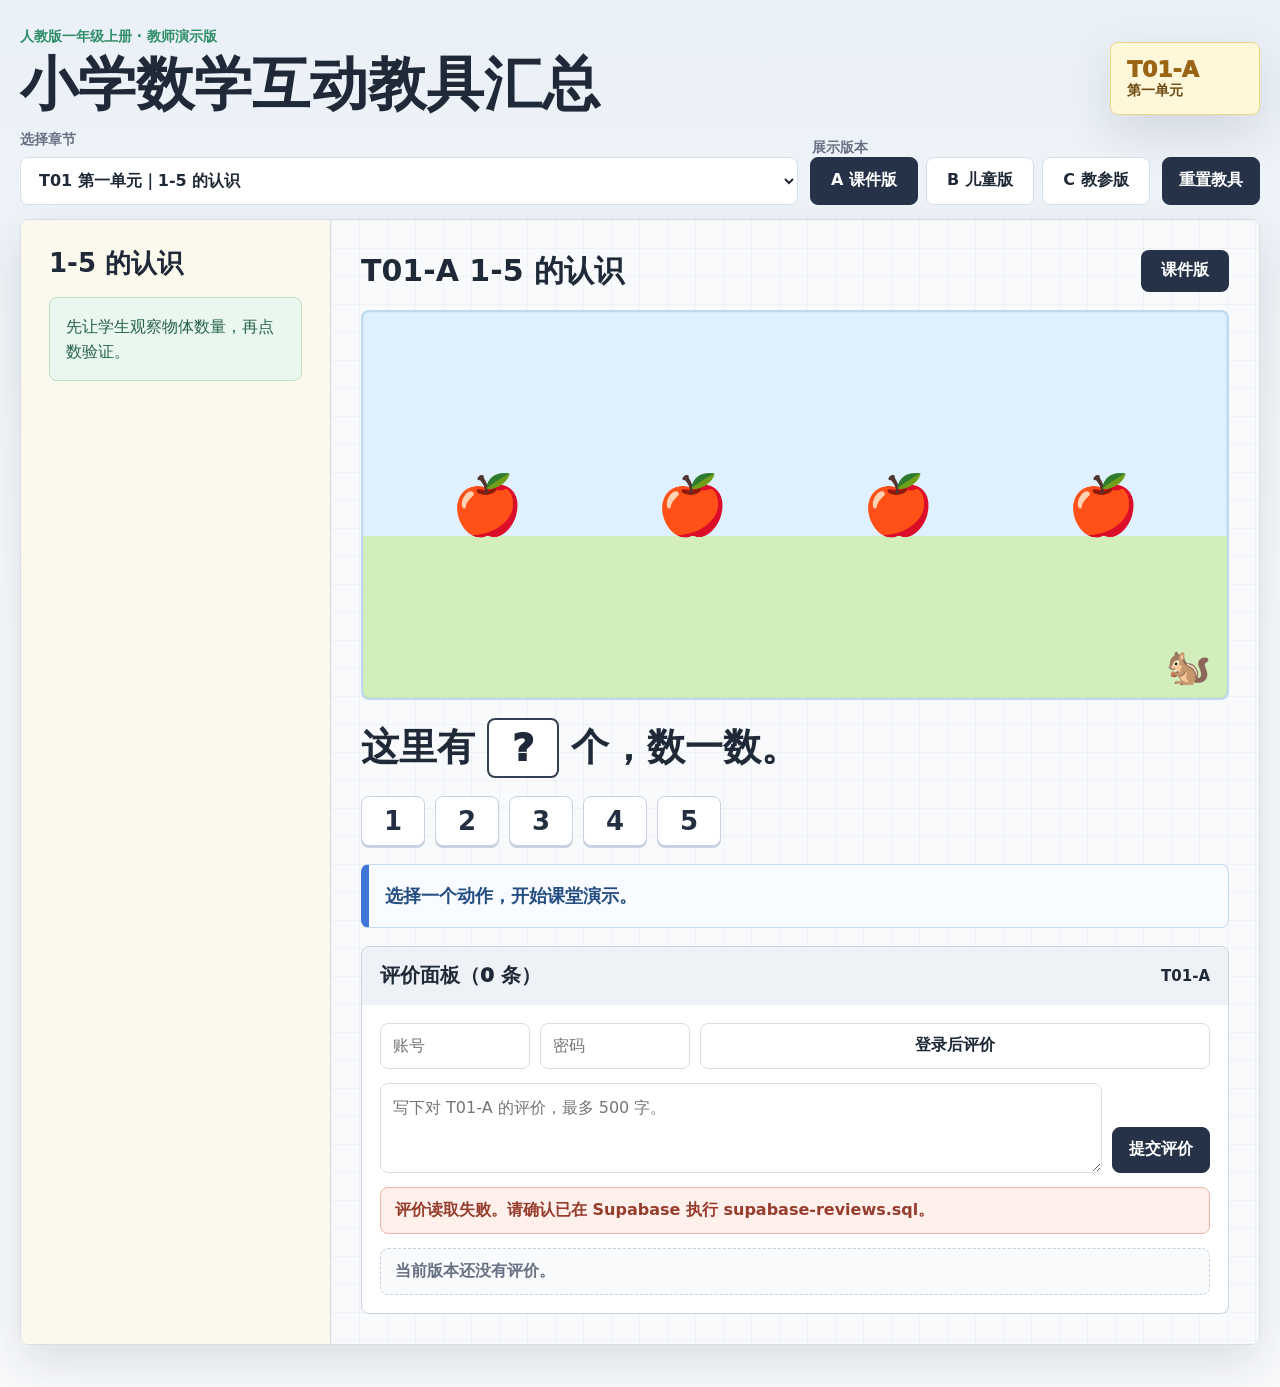
<file: index.html>
<!doctype html>
<html lang="zh-CN">
  <head>
    <meta charset="UTF-8" />
    <meta name="viewport" content="width=device-width, initial-scale=1.0" />
    <title>一年级数学上册互动教具汇总</title>
    <link rel="stylesheet" href="./styles.css" />
  </head>
  <body>
    <main class="shell">
      <header class="hero">
        <div>
          <p class="kicker">人教版一年级上册 · 教师演示版</p>
          <h1>小学数学互动教具汇总</h1>
        </div>
        <div class="hero-note">
          <span id="toolCode">T01-A</span>
          <strong id="unitName">第一单元</strong>
        </div>
      </header>

      <section class="control-strip" aria-label="教具选择">
        <label>
          <span>选择章节</span>
          <select id="chapterSelect"></select>
        </label>
        <fieldset class="version-switch">
          <legend>展示版本</legend>
          <button type="button" class="version active" data-version="A">A 课件版</button>
          <button type="button" class="version" data-version="B">B 儿童版</button>
          <button type="button" class="version" data-version="C">C 教参版</button>
        </fieldset>
        <button type="button" id="resetTool" class="reset-button">重置教具</button>
      </section>

      <section class="lesson-frame">
        <aside class="lesson-info">
          <h2 id="lessonTitle">1-5 的认识</h2>
          <div class="teacher-tip" id="teacherTip">先让学生观察物体数量，再点数验证。</div>
        </aside>

        <section class="tool-stage" id="toolStage" aria-live="polite"></section>
      </section>
    </main>

    <script src="./app.js"></script>
  </body>
</html>
</file>
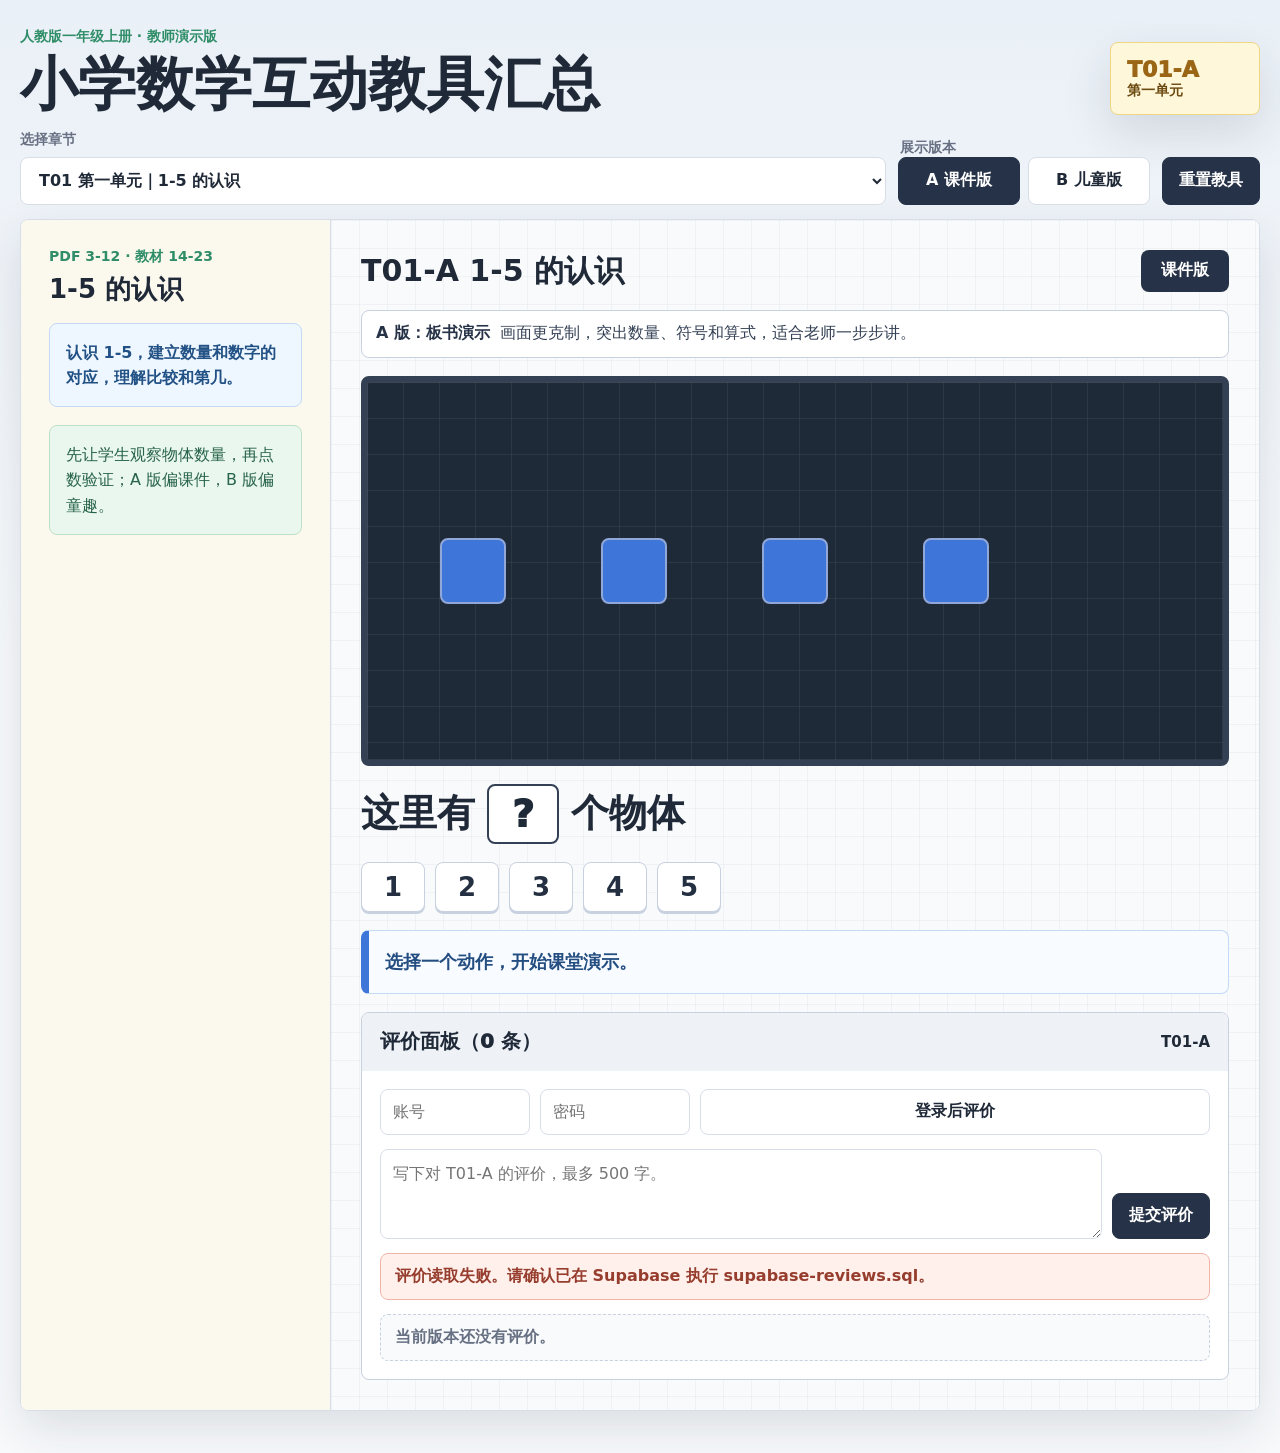
<file: 汇总测试/index.html>
<!doctype html>
<html lang="zh-CN">
  <head>
    <meta charset="UTF-8" />
    <meta name="viewport" content="width=device-width, initial-scale=1.0" />
    <title>一年级数学上册互动教具汇总</title>
    <link rel="stylesheet" href="./styles.css" />
  </head>
  <body>
    <main class="shell">
      <header class="hero">
        <div>
          <p class="kicker">人教版一年级上册 · 教师演示版</p>
          <h1>小学数学互动教具汇总</h1>
        </div>
        <div class="hero-note">
          <span id="toolCode">T01-A</span>
          <strong id="unitName">第一单元</strong>
        </div>
      </header>

      <section class="control-strip" aria-label="教具选择">
        <label>
          <span>选择章节</span>
          <select id="chapterSelect"></select>
        </label>
        <fieldset class="version-switch">
          <legend>展示版本</legend>
          <button type="button" class="version active" data-version="A">A 课件版</button>
          <button type="button" class="version" data-version="B">B 儿童版</button>
        </fieldset>
        <button type="button" id="resetTool" class="reset-button">重置教具</button>
      </section>

      <section class="lesson-frame">
        <aside class="lesson-info">
          <p id="pageRange">PDF 3-12 · 教材 14-23</p>
          <h2 id="lessonTitle">1-5 的认识</h2>
          <div class="objective" id="lessonObjective">认识 1-5，建立数量和数字的对应。</div>
          <div class="teacher-tip" id="teacherTip">先让学生观察物体数量，再点数验证。</div>
        </aside>

        <section class="tool-stage" id="toolStage" aria-live="polite"></section>
      </section>
    </main>

    <script src="./app.js"></script>
  </body>
</html>
</file>
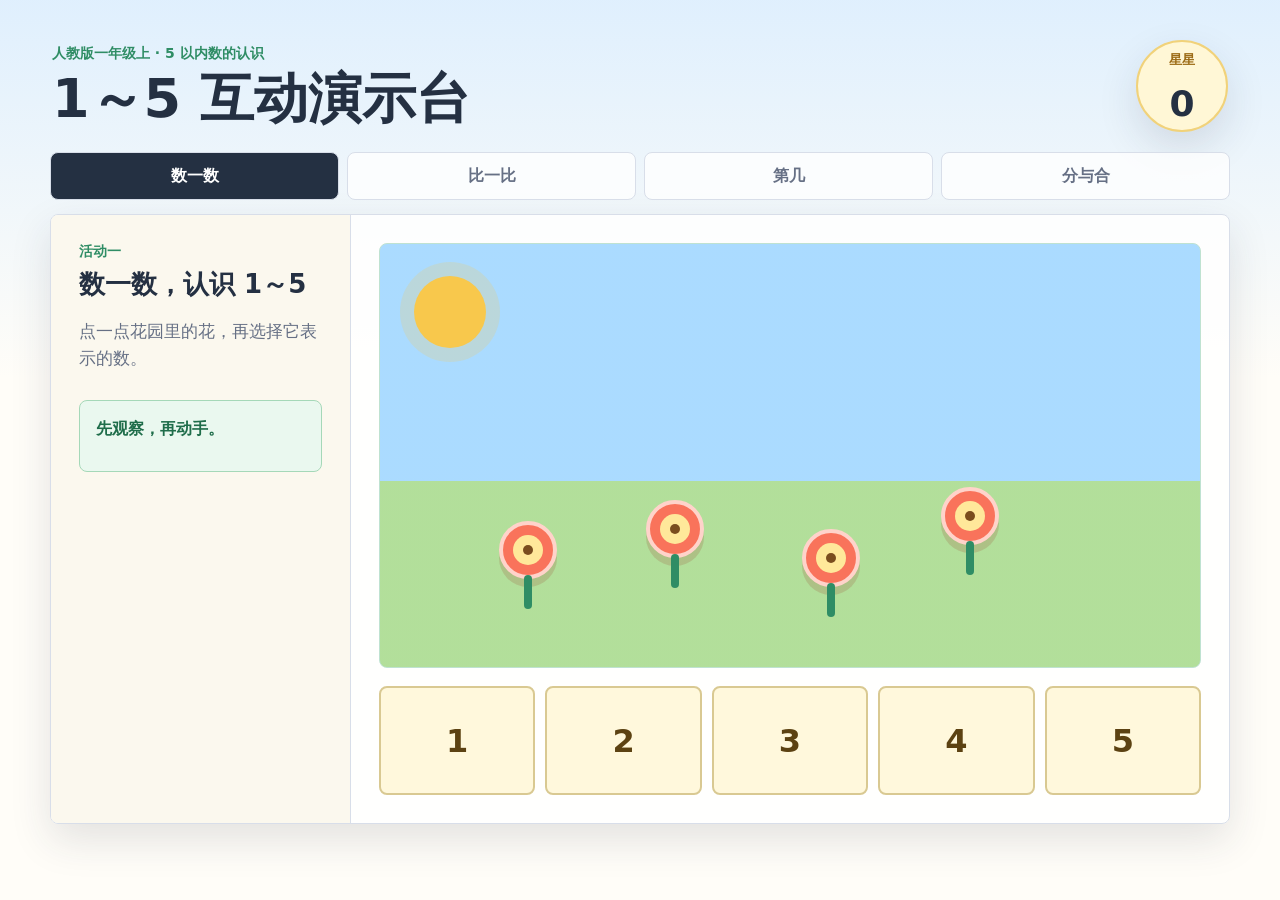
<file: 测试/index.html>
<!doctype html>
<html lang="zh-CN">
  <head>
    <meta charset="UTF-8" />
    <meta name="viewport" content="width=device-width, initial-scale=1.0" />
    <title>一年级数学互动教具 - 1 到 5</title>
    <link rel="stylesheet" href="./styles.css" />
  </head>
  <body>
    <main class="app-shell">
      <header class="topbar">
        <div>
          <p class="eyebrow">人教版一年级上 · 5 以内数的认识</p>
          <h1>1～5 互动演示台</h1>
        </div>
        <div class="score" aria-live="polite">
          <span>星星</span>
          <strong id="starCount">0</strong>
        </div>
      </header>

      <nav class="activity-tabs" aria-label="活动切换">
        <button class="tab active" data-activity="count">数一数</button>
        <button class="tab" data-activity="compare">比一比</button>
        <button class="tab" data-activity="ordinal">第几</button>
        <button class="tab" data-activity="split">分与合</button>
      </nav>

      <section class="stage">
        <aside class="teacher-panel">
          <p class="unit-tag" id="unitTag">活动一</p>
          <h2 id="activityTitle">数一数，认识 1～5</h2>
          <p id="activityPrompt">点一点花园里的花，再选择它表示的数。</p>
          <div class="feedback good" id="feedback">先观察，再动手。</div>
        </aside>

        <section class="activity-view active" id="count" aria-label="数一数活动">
          <div class="scene garden" id="countScene" aria-live="polite"></div>
          <div class="number-row" id="numberChoices"></div>
        </section>

        <section class="activity-view" id="compare" aria-label="比大小活动">
          <div class="compare-board">
            <div class="pile" id="leftPile">
              <span class="pile-label">左边</span>
              <div class="objects" id="leftObjects"></div>
              <div class="stepper">
                <button data-side="left" data-delta="-1">−</button>
                <strong id="leftCount">3</strong>
                <button data-side="left" data-delta="1">+</button>
              </div>
            </div>
            <div class="sign-column">
              <div class="sign-display" id="chosenSign">?</div>
              <div class="sign-buttons">
                <button data-sign=">">&gt;</button>
                <button data-sign="=">=</button>
                <button data-sign="<">&lt;</button>
              </div>
            </div>
            <div class="pile" id="rightPile">
              <span class="pile-label">右边</span>
              <div class="objects" id="rightObjects"></div>
              <div class="stepper">
                <button data-side="right" data-delta="-1">−</button>
                <strong id="rightCount">2</strong>
                <button data-side="right" data-delta="1">+</button>
              </div>
            </div>
          </div>
        </section>

        <section class="activity-view" id="ordinal" aria-label="第几活动">
          <div class="ordinal-controls">
            <button class="direction active" data-direction="left">从左边数</button>
            <button class="direction" data-direction="right">从右边数</button>
          </div>
          <div class="bird-line" id="birdLine"></div>
          <div class="ordinal-question">
            <span id="ordinalText">请找出第 4 只小鸟</span>
            <button id="newOrdinal">换一题</button>
          </div>
        </section>

        <section class="activity-view" id="split" aria-label="分与合活动">
          <div class="split-layout">
            <div class="basket-zone">
              <div class="basket">
                <span>第一堆</span>
                <div class="basket-items" id="basketA"></div>
              </div>
              <div class="basket">
                <span>第二堆</span>
                <div class="basket-items" id="basketB"></div>
              </div>
            </div>
            <div class="split-control">
              <label for="splitSlider">把 5 分成两堆</label>
              <input id="splitSlider" type="range" min="1" max="4" value="2" />
              <div class="formula" id="splitFormula">5 可以分成 2 和 3</div>
              <button id="splitShuffle">换一种分法</button>
            </div>
          </div>
        </section>
      </section>
    </main>

    <script src="./app.js"></script>
  </body>
</html>
</file>
<file: styles.css>
:root {
  color-scheme: light;
  --ink: #1f2937;
  --muted: #687083;
  --line: #d8dee8;
  --paper: #fffdf7;
  --panel: #ffffff;
  --chalk: #263247;
  --green: #2f8d68;
  --blue: #3e75d8;
  --yellow: #f5c84c;
  --red: #ef6b57;
  --violet: #7465c9;
  --cyan: #80cde4;
  --shadow: 0 18px 48px rgba(31, 41, 55, 0.13);
}

* {
  box-sizing: border-box;
}

body {
  min-height: 100vh;
  margin: 0;
  background:
    linear-gradient(180deg, rgba(223, 238, 252, 0.95), rgba(255, 253, 247, 0.98) 45%),
    var(--paper);
  color: var(--ink);
  font-family:
    "PingFang SC", "Microsoft YaHei", "Noto Sans CJK SC", system-ui, sans-serif;
}

body[data-version="a"] {
  background:
    linear-gradient(180deg, #eaf0f7, #f8fafc 46%),
    #f8fafc;
}

body[data-version="b"] {
  background:
    radial-gradient(circle at 12% 10%, rgba(245, 200, 76, 0.36), transparent 18%),
    linear-gradient(180deg, #dff1ff 0, #fff5d7 44%, #f3fff1 100%);
}

button,
select {
  font: inherit;
}

button,
select {
  border-radius: 8px;
}

button {
  border: 1px solid var(--line);
  background: #fff;
  color: var(--ink);
  cursor: pointer;
  font-weight: 800;
}

.shell {
  width: min(1280px, calc(100vw - 40px));
  margin: 0 auto;
  padding: 28px 0 42px;
}

.hero {
  display: flex;
  align-items: end;
  justify-content: space-between;
  gap: 22px;
  margin-bottom: 16px;
}

.kicker,
.lesson-info > p {
  margin: 0 0 8px;
  color: var(--green);
  font-size: 14px;
  font-weight: 800;
}

h1,
h2,
h3,
p {
  letter-spacing: 0;
}

h1 {
  margin: 0;
  font-size: clamp(34px, 5vw, 58px);
  line-height: 1.05;
}

h2 {
  margin: 0;
  font-size: 26px;
  line-height: 1.18;
}

.hero-note {
  display: grid;
  min-width: 150px;
  padding: 14px 16px;
  border: 1px solid #efd684;
  border-radius: 8px;
  background: #fff7d9;
  box-shadow: var(--shadow);
}

.hero-note span {
  color: #9a6616;
  font-size: 22px;
  font-weight: 950;
}

.hero-note strong {
  color: #6c4b13;
  font-size: 14px;
}

.control-strip {
  display: grid;
  grid-template-columns: minmax(300px, 1fr) auto auto;
  gap: 12px;
  align-items: end;
  margin-bottom: 14px;
}

.control-strip label,
.version-switch {
  display: grid;
  gap: 8px;
  margin: 0;
  padding: 0;
  border: 0;
}

.control-strip label span,
.version-switch legend {
  color: var(--muted);
  font-size: 14px;
  font-weight: 800;
}

select {
  width: 100%;
  min-height: 48px;
  padding: 0 14px;
  border: 1px solid var(--line);
  background: #fff;
  color: var(--ink);
  font-weight: 750;
}

.version-switch {
  grid-template-columns: repeat(3, 108px);
}

.version-switch legend {
  grid-column: 1 / -1;
}

.version,
.reset-button {
  min-height: 48px;
  padding: 0 16px;
}

.version.active,
.reset-button {
  background: var(--chalk);
  color: #fff;
  border-color: var(--chalk);
}

body[data-version="b"] .version.active {
  background: #f4b740;
  color: #3c2a05;
  border-color: #c88918;
  box-shadow: inset 0 -3px 0 rgba(120, 78, 8, 0.18);
}

body[data-version="c"] .version.active {
  background: #2a7a3b;
  color: #fff;
  border-color: #1d5a2b;
  box-shadow: inset 0 -3px 0 rgba(20, 70, 30, 0.2);
}

body[data-version="b"] .hero-note {
  border-color: #f2bd63;
  background: #fff0bc;
}

.lesson-frame {
  display: grid;
  grid-template-columns: 310px minmax(0, 1fr);
  min-height: 650px;
  border: 1px solid var(--line);
  border-radius: 8px;
  overflow: hidden;
  background: rgba(255, 255, 255, 0.9);
  box-shadow: var(--shadow);
}

.lesson-info {
  padding: 28px;
  border-right: 1px solid var(--line);
  background: #fbf8ee;
}

.objective,
.teacher-tip {
  margin-top: 18px;
  padding: 16px;
  border-radius: 8px;
  line-height: 1.58;
}

.objective {
  background: #eef7ff;
  color: #225185;
  border: 1px solid #c4daf4;
  font-weight: 800;
}

.teacher-tip {
  background: #eaf7ee;
  color: #276348;
  border: 1px solid #bde0c8;
}

.tool-stage {
  position: relative;
  min-width: 0;
  padding: 28px;
  background: #fff;
}

.tool-stage.version-a {
  background:
    linear-gradient(90deg, rgba(38, 50, 71, 0.04) 1px, transparent 1px),
    linear-gradient(180deg, rgba(38, 50, 71, 0.04) 1px, transparent 1px),
    #f8fafc;
  background-size: 28px 28px;
}

.tool-stage.version-b {
  background:
    radial-gradient(circle at 92% 8%, rgba(245, 200, 76, 0.28), transparent 18%),
    linear-gradient(180deg, #fff7e4, #edf7ff 60%, #f6fff5);
}

.tool-stage.version-c {
  background:
    linear-gradient(90deg, rgba(42, 122, 59, 0.05) 1px, transparent 1px),
    linear-gradient(180deg, rgba(42, 122, 59, 0.05) 1px, transparent 1px),
    #f6fbf6;
  background-size: 28px 28px;
}

.tool-card {
  min-height: 590px;
  display: grid;
  gap: 18px;
  align-content: start;
}

.version-a .tool-card {
  padding: 2px;
}

.version-b .tool-card {
  gap: 20px;
}

.tool-head {
  display: flex;
  justify-content: space-between;
  gap: 16px;
  align-items: center;
}

.tool-head h3 {
  margin: 0;
  font-size: 30px;
  line-height: 1.15;
}

.tool-badge {
  display: inline-grid;
  place-items: center;
  min-width: 88px;
  min-height: 42px;
  padding: 0 12px;
  border-radius: 8px;
  background: #fff7d9;
  color: #80530d;
  font-weight: 950;
}

.version-a .tool-badge {
  background: var(--chalk);
  color: #fff;
}

.version-b .tool-badge {
  background: #fff2bd;
  color: #86580c;
  border: 1px solid #f0c468;
  transform: rotate(-1deg);
}

.version-note {
  display: grid;
  grid-template-columns: auto 1fr;
  gap: 10px;
  align-items: center;
  min-height: 48px;
  padding: 12px 14px;
  border-radius: 8px;
  font-size: 16px;
}

.version-note strong {
  white-space: nowrap;
}

.version-a .version-note {
  border: 1px solid #c8d1df;
  background: #ffffff;
  color: #344054;
}

.version-a .version-note strong {
  color: var(--chalk);
}

.version-b .version-note {
  border: 1px solid #f0ca76;
  background: #fff7d9;
  color: #75520e;
}

.version-b .version-note strong {
  color: #b25a28;
}

.board {
  position: relative;
  min-height: 390px;
  border: 1px solid var(--line);
  border-radius: 8px;
  overflow: hidden;
  background:
    linear-gradient(180deg, #dcefff 0 56%, #dff2c9 56%),
    #f6fbff;
}

.version-a .board {
  border: 2px solid #c8d1df;
  background: #f8fafc;
  box-shadow: inset 0 0 0 1px rgba(31, 42, 56, 0.04);
}

.version-b .board {
  border-color: #f1d190;
  background:
    linear-gradient(180deg, #ffe8b8 0 46%, #bfead4 46%),
    #fff7e4;
  box-shadow: inset 0 -24px 0 rgba(73, 156, 102, 0.12);
}

.version-c .board {
  border: 2px solid #8ec88e;
  background: #f4fbf4;
  box-shadow: inset 0 0 0 1px rgba(42, 122, 59, 0.06);
}

.action-row,
.number-row,
.symbol-row {
  display: flex;
  flex-wrap: wrap;
  gap: 10px;
}

.action-row button,
.number-row button,
.symbol-row button,
.choice-chip {
  min-height: 50px;
  padding: 0 18px;
  border-radius: 8px;
  border: 1px solid var(--line);
  background: #fff;
  color: var(--ink);
  font-weight: 900;
}

.version-a .action-row button,
.version-a .number-row button,
.version-a .symbol-row button,
.version-a .choice-chip {
  background: #ffffff;
  border-color: #c8d1df;
  color: #243042;
  box-shadow: 0 2px 0 #c8d1df;
}

.version-b .action-row button,
.version-b .number-row button,
.version-b .symbol-row button,
.version-b .choice-chip {
  min-height: 56px;
  background: #fff7d9;
  border-color: #eabc58;
  color: #6f4b0f;
  box-shadow: 0 4px 0 rgba(172, 112, 22, 0.18);
}

.version-c .action-row button,
.version-c .number-row button,
.version-c .symbol-row button,
.version-c .choice-chip {
  background: #f4fbf4;
  border-color: #8ec88e;
  color: #1a4a20;
  box-shadow: 0 2px 0 #8ec88e;
}

.number-row button {
  min-width: 64px;
  font-size: 26px;
}

.symbol-row button {
  min-width: 70px;
  font-size: 28px;
}

.action-row button.primary,
.choice-chip.active,
.symbol-row button.active {
  background: var(--blue);
  color: #fff;
  border-color: var(--blue);
}

.version-b .action-row button.primary,
.version-b .choice-chip.active,
.version-b .symbol-row button.active {
  background: #ef7a56;
  border-color: #d65d39;
  color: #fff;
}

.version-c .action-row button.primary,
.version-c .choice-chip.active,
.version-c .symbol-row button.active {
  background: #2a7a3b;
  border-color: #1d5a2b;
  color: #fff;
}

.feedback {
  min-height: 64px;
  display: grid;
  align-items: center;
  padding: 14px 16px;
  border-radius: 8px;
  background: #eef7ff;
  border: 1px solid #c4daf4;
  color: #244e82;
  font-size: 18px;
  font-weight: 850;
}

.version-a .feedback {
  border-left: 8px solid var(--blue);
  background: #f8fbff;
}

.version-b .feedback {
  min-height: 72px;
  border: 2px solid #f0ca76;
  background: #fff8df;
  color: #77510d;
  font-size: 19px;
  box-shadow: 0 8px 0 rgba(239, 177, 72, 0.12);
}

.feedback.good {
  background: #eaf7ee;
  border-color: #bde0c8;
  color: #276348;
}

.feedback.try {
  background: #fff0ec;
  border-color: #f1b5a8;
  color: #963d2d;
}

.review-panel {
  border: 1px solid var(--line);
  border-radius: 8px;
  overflow: hidden;
  background: #fff;
}

.version-a .review-panel {
  border-color: #c8d1df;
}

.version-b .review-panel {
  border: 2px solid #f0ca76;
  background: #fff8df;
  box-shadow: 0 8px 0 rgba(239, 177, 72, 0.1);
}

.review-toggle {
  display: flex;
  align-items: center;
  justify-content: space-between;
  width: 100%;
  min-height: 58px;
  padding: 0 18px;
  border: 0;
  border-radius: 0;
  background: #f8fbff;
  color: var(--ink);
  text-align: left;
}

.version-a .review-toggle {
  background: #eef2f7;
}

.version-b .review-toggle {
  background: #fff0bc;
  color: #73500e;
}

.review-toggle span {
  font-size: 20px;
  font-weight: 950;
}

.review-toggle strong {
  font-size: 15px;
}

.review-body {
  display: grid;
  gap: 14px;
  padding: 18px;
}

.review-login {
  display: grid;
  grid-template-columns: 150px 150px auto;
  gap: 10px;
  align-items: center;
}

.review-login.logged-in {
  grid-template-columns: 1fr auto;
  min-height: 48px;
  padding: 0 12px;
  border-radius: 8px;
  background: #eaf7ee;
  color: #276348;
  font-weight: 850;
}

.review-login input,
.review-form textarea {
  width: 100%;
  border: 1px solid var(--line);
  border-radius: 8px;
  background: #fff;
  color: var(--ink);
  font: inherit;
}

.review-login input {
  min-height: 46px;
  padding: 0 12px;
}

.review-login button,
.review-form button,
.review-item button {
  min-height: 46px;
  padding: 0 16px;
}

.review-form {
  display: grid;
  grid-template-columns: 1fr auto;
  gap: 10px;
  align-items: end;
}

.review-form textarea {
  min-height: 90px;
  resize: vertical;
  padding: 12px;
  line-height: 1.5;
}

.review-form button {
  background: var(--chalk);
  color: #fff;
  border-color: var(--chalk);
}

.version-b .review-form button {
  background: #ef7a56;
  border-color: #d65d39;
}

.review-error,
.review-empty {
  padding: 12px 14px;
  border-radius: 8px;
  font-weight: 800;
}

.review-error {
  background: #fff0ec;
  color: #963d2d;
  border: 1px solid #f1b5a8;
}

.review-empty {
  background: #f8fafc;
  color: var(--muted);
  border: 1px dashed #c8d1df;
}

.review-list {
  display: grid;
  gap: 10px;
}

.review-item {
  display: grid;
  gap: 10px;
  padding: 14px;
  border: 1px solid #d8dee8;
  border-radius: 8px;
  background: #ffffff;
}

.version-b .review-item {
  border-color: #f0ca76;
  background: #fffdf3;
}

.review-item header {
  display: flex;
  justify-content: space-between;
  gap: 12px;
  color: var(--muted);
  font-size: 14px;
}

.review-item header strong {
  color: var(--ink);
}

.review-item p {
  margin: 0;
  white-space: pre-wrap;
  line-height: 1.6;
}

.review-item button {
  justify-self: start;
  color: #963d2d;
  border-color: #f1b5a8;
  background: #fff0ec;
}

.big-number {
  display: inline-grid;
  place-items: center;
  width: 86px;
  height: 86px;
  border-radius: 50%;
  background: var(--chalk);
  color: #fff;
  font-size: 44px;
  font-weight: 950;
}

.objects-grid {
  display: grid;
  grid-template-columns: repeat(5, minmax(52px, 1fr));
  gap: 16px;
  align-content: center;
  justify-items: center;
  min-height: 100%;
  padding: 34px;
}

.obj {
  display: grid;
  place-items: center;
  width: 66px;
  height: 66px;
  border-radius: 50%;
  background: var(--red);
  color: #fff;
  font-size: 34px;
  font-weight: 950;
  box-shadow: inset -10px -10px 0 rgba(0, 0, 0, 0.12);
  animation: pop 220ms ease both;
}

.version-a .obj {
  border-radius: 8px;
  background: #e8f0ff;
  color: #1f2a38;
  border: 2px solid #91a7d8;
  box-shadow: inset 0 -8px 0 rgba(62, 117, 216, 0.18);
}

.version-b .obj {
  width: 72px;
  height: 72px;
  border: 4px solid rgba(255, 255, 255, 0.74);
  background: radial-gradient(circle at 35% 28%, #ffd7c8 0 12px, var(--red) 13px);
  box-shadow:
    inset -10px -10px 0 rgba(112, 40, 28, 0.15),
    0 8px 0 rgba(170, 83, 54, 0.14);
}

.obj.square {
  border-radius: 8px;
  background: var(--blue);
}

.version-b .obj.square {
  border-radius: 22px;
  background: radial-gradient(circle at 35% 28%, #d9efff 0 12px, #5c9ded 13px);
}

.obj.rod {
  width: 34px;
  height: 96px;
  border-radius: 18px;
  background: var(--yellow);
  color: #74500e;
}

.obj.empty {
  background: #fff;
  border: 2px dashed #c4cbd8;
  box-shadow: none;
}

.split-board {
  display: grid;
  grid-template-columns: 1fr 1fr;
  gap: 18px;
}

.bin {
  min-height: 260px;
  padding: 18px;
  border: 1px solid var(--line);
  border-radius: 8px;
  background: #fff8e7;
}

.version-a .bin {
  background: #ffffff;
  border-color: #c8d1df;
}

.version-b .bin {
  border: 2px solid #f0ca76;
  background: rgba(255, 248, 223, 0.92);
  box-shadow: 0 8px 0 rgba(239, 177, 72, 0.1);
}

.bin h4 {
  margin: 0 0 14px;
  color: #80530d;
}

.bin .objects-grid {
  min-height: 180px;
  padding: 0;
  grid-template-columns: repeat(4, 1fr);
}

.formula-line {
  display: flex;
  flex-wrap: wrap;
  align-items: center;
  gap: 12px;
  font-size: 38px;
  font-weight: 950;
}

.formula-box {
  display: inline-grid;
  place-items: center;
  min-width: 72px;
  min-height: 60px;
  padding: 0 14px;
  border-radius: 8px;
  background: #fff7d9;
  color: #80530d;
  border: 1px solid #efd684;
}

.version-a .formula-box {
  background: #ffffff;
  color: #1f2a38;
  border: 2px solid #344054;
}

.version-b .formula-box {
  border: 2px solid #f0b25a;
  background: #fff0bc;
  color: #8b5510;
  box-shadow: 0 4px 0 rgba(176, 108, 22, 0.14);
}

.ten-frame {
  display: grid;
  grid-template-columns: repeat(5, 72px);
  gap: 10px;
  justify-content: center;
  align-content: center;
  min-height: 310px;
}

.ten-cell {
  display: grid;
  place-items: center;
  width: 72px;
  height: 72px;
  border: 2px solid #b9c3d4;
  border-radius: 8px;
  background: #fff;
}

.version-a .ten-cell {
  background: rgba(255, 255, 255, 0.94);
  border-color: #94a3b8;
}

.version-b .ten-cell {
  border-color: #e6b45c;
  background: #fffdf3;
  box-shadow: 0 4px 0 rgba(176, 108, 22, 0.12);
}

.ten-cell.filled::before {
  content: "";
  width: 46px;
  height: 46px;
  border-radius: 50%;
  background: var(--red);
}

.place-board {
  display: grid;
  grid-template-columns: 1fr 1fr;
  gap: 18px;
}

.place-column {
  min-height: 320px;
  padding: 18px;
  border-radius: 8px;
  border: 1px solid var(--line);
  background: #f8fbff;
}

.version-a .place-column {
  background: #ffffff;
  border-color: #c8d1df;
}

.version-b .place-column {
  background: #fff8df;
  border: 2px solid #f0ca76;
}

.place-column h4 {
  margin: 0 0 14px;
  color: var(--blue);
  font-size: 22px;
}

.bundle {
  width: 72px;
  height: 150px;
  border-radius: 6px;
  background:
    /* 绑带 */
    linear-gradient(180deg, transparent 43%, #7a3f08 43% 57%, transparent 57%),
    /* 小棒竖纹 */
    repeating-linear-gradient(90deg, #f2b94d 0 4px, #b87828 4px 7px);
  border: 3px solid #9a6a22;
  box-shadow: inset -3px 0 6px rgba(0,0,0,0.18), 2px 3px 6px rgba(0,0,0,0.12);
}

.number-line {
  position: relative;
  min-height: 180px;
  margin: 36px 8px 10px;
}

.number-line::before {
  content: "";
  position: absolute;
  left: 4%;
  right: 4%;
  top: 72px;
  height: 4px;
  border-radius: 4px;
  background: var(--chalk);
}

.tick {
  position: absolute;
  top: 48px;
  transform: translateX(-50%);
  text-align: center;
  font-weight: 900;
}

.tick::before {
  content: "";
  display: block;
  width: 4px;
  height: 48px;
  margin: 0 auto 8px;
  border-radius: 4px;
  background: var(--chalk);
}

.tick.active {
  color: var(--red);
}

.tick.active::before {
  background: var(--red);
}

.solid-grid {
  display: grid;
  grid-template-columns: repeat(4, minmax(120px, 1fr));
  gap: 16px;
}

.solid-card {
  display: grid;
  gap: 10px;
  place-items: center;
  min-height: 170px;
  padding: 16px;
  border: 1px solid var(--line);
  border-radius: 8px;
  background: #fff;
}

.version-a .solid-card {
  border-color: #c8d1df;
  background: #f8fafc;
}

.version-b .solid-card {
  border: 2px solid #f0ca76;
  background: #fff8df;
  box-shadow: 0 8px 0 rgba(239, 177, 72, 0.1);
}

.solid-shape {
  width: 86px;
  height: 86px;
  display: grid;
  place-items: center;
  color: #fff;
  font-weight: 950;
}

.cube {
  border-radius: 8px;
  background: linear-gradient(135deg, #5a89e6, #244a9b);
}

.box {
  width: 112px;
  border-radius: 8px;
  background: linear-gradient(135deg, #39a874, #1f7650);
}

.cylinder {
  border-radius: 50% / 16%;
  background: linear-gradient(90deg, #eaa44f, #c56d2e, #eaa44f);
}

.ball {
  border-radius: 50%;
  background: radial-gradient(circle at 30% 25%, #fff, #e35e69 28%, #9c2632 80%);
}

.blocks {
  display: grid;
  grid-template-columns: repeat(6, 56px);
  grid-auto-rows: 56px;
  gap: 8px;
  justify-content: center;
  align-content: end;
  min-height: 320px;
}

.block {
  border-radius: 8px;
  background: var(--blue);
  box-shadow: inset -8px -8px 0 rgba(0, 0, 0, 0.12);
}

.version-a .block {
  background: #5b6f95;
}

.version-b .block {
  background: #5c9ded;
  border: 3px solid rgba(255, 255, 255, 0.72);
}

.people-line {
  display: flex;
  align-items: end;
  justify-content: center;
  gap: 10px;
  min-height: 280px;
}

.person {
  display: grid;
  place-items: center;
  width: 52px;
  height: 88px;
  border-radius: 28px 28px 8px 8px;
  background: var(--cyan);
  color: #0e5365;
  font-weight: 950;
}

.version-a .person {
  border-radius: 8px;
  background: #e8f0ff;
  color: #1f2a38;
  border: 2px solid #91a7d8;
}

.version-b .person {
  border-radius: 28px 28px 12px 12px;
  background: #91ddcf;
}

.person.mark {
  background: var(--red);
  color: #fff;
}

.problem-panel {
  display: grid;
  gap: 14px;
  padding: 22px;
  border: 1px solid var(--line);
  border-radius: 8px;
  background: #f8fbff;
}

.version-a .problem-panel {
  background: #ffffff;
  border-color: #c8d1df;
}

.version-b .problem-panel {
  background: #fff8df;
  border: 2px solid #f0ca76;
}

.problem-panel p {
  margin: 0;
  font-size: 23px;
  line-height: 1.55;
  font-weight: 850;
}

input[type="range"] {
  width: min(520px, 100%);
  accent-color: var(--blue);
}

/* ===== 加减法方块拖放组件 ===== */
.builder-board {
  display: flex;
  flex-direction: column;
  gap: 16px;
  padding: 18px;
  min-height: auto;
}

.builder-boxes {
  display: grid;
  gap: 14px;
}

.builder-box {
  min-height: 150px;
  padding: 14px;
  border: 2px dashed #9fb0cf;
  border-radius: 12px;
  background: rgba(255, 255, 255, 0.78);
}

.version-b .builder-box {
  border-color: #eabc58;
  background: rgba(255, 248, 223, 0.85);
}

.builder-box h4 {
  margin: 0 0 12px;
  color: #2b4a7a;
  font-size: 18px;
}

.version-b .builder-box h4 {
  color: #80530d;
}

.builder-slot {
  display: flex;
  flex-wrap: wrap;
  gap: 10px;
  min-height: 56px;
  align-content: flex-start;
}

.builder-pool {
  padding: 14px;
  border: 2px solid #d8dee8;
  border-radius: 12px;
  background: #fff;
}

.version-b .builder-pool {
  border-color: #f0ca76;
  background: #fffdf3;
}

.builder-pool-label {
  display: block;
  margin-bottom: 10px;
  color: var(--muted);
  font-size: 14px;
  font-weight: 800;
}

.builder-token {
  width: 48px;
  height: 48px;
  border-radius: 50%;
  background: var(--red);
  border: 3px solid rgba(255, 255, 255, 0.72);
  box-shadow: inset -7px -7px 0 rgba(0, 0, 0, 0.12);
  cursor: grab;
  touch-action: none;
  position: relative;
  animation: pop 200ms ease both;
}

.builder-token.square {
  border-radius: 8px;
  background: var(--blue);
}

.builder-token.crossed {
  background: #b0392b;
}

.builder-token.crossed::after {
  content: "×";
  position: absolute;
  inset: 0;
  display: grid;
  place-items: center;
  color: #fff;
  font-size: 36px;
  font-weight: 950;
  text-shadow: 0 1px 3px rgba(0, 0, 0, 0.45);
}

.builder-token.dragging-ghost {
  opacity: 0.85;
  cursor: grabbing;
  animation: none;
}

.builder-hint {
  margin: 0;
  color: var(--muted);
  font-size: 14px;
  font-weight: 700;
}

/* ===== 复习卡片 ===== */
.review-board {
  min-height: auto;
  overflow: visible;
}

.review-cards {
  display: flex;
  flex-wrap: wrap;
  gap: 12px;
  padding: 18px;
}

.review-cards .choice-chip {
  touch-action: none;
  cursor: grab;
  transition: transform 140ms ease, background 140ms ease;
}

.choice-chip.quiz-active {
  transform: scale(1.28);
  background: var(--yellow);
  color: #5a3d08;
  border-color: #e0a92e;
  box-shadow: 0 6px 0 rgba(176, 108, 22, 0.22);
  z-index: 1;
}

.choice-chip.correct {
  background: var(--green);
  color: #fff;
  border-color: var(--green);
}

.choice-chip.wrong {
  background: var(--red);
  color: #fff;
  border-color: var(--red);
}

.review-prompt {
  font-size: 20px;
}

/* ===== 分与合 ===== */
.split-board-v {
  display: flex;
  flex-direction: column;
  gap: 14px;
  min-height: auto;
  padding: 16px;
}

.split-row {
  display: flex;
  flex-wrap: wrap;
  justify-content: center;
  gap: 10px;
  padding: 8px 0;
}

.split-dot {
  width: 46px;
  height: 46px;
  min-height: 46px;
  padding: 0;
  border-radius: 50%;
  border: 2px solid #c8d1df;
  cursor: pointer;
}

.split-dot.left {
  background: var(--blue);
  border-color: var(--blue);
}

.split-dot.right {
  background: var(--yellow);
  border-color: #e0b53e;
}

.split-heaps {
  display: grid;
  grid-template-columns: 1fr 1fr;
  gap: 18px;
}

.split-found strong {
  display: block;
  margin-bottom: 8px;
  color: var(--ink);
}

.split-ways {
  display: flex;
  flex-wrap: wrap;
  gap: 8px;
}

.split-way {
  padding: 6px 12px;
  border-radius: 8px;
  background: #eef2f7;
  color: #8a95a6;
  border: 1px dashed #c8d1df;
  font-weight: 800;
}

.split-way.hit {
  background: #eaf7ee;
  color: #276348;
  border: 1px solid #bde0c8;
}

/* ===== 认识数量：情境场景 + 表情物体 + 答对烟花 ===== */
.board.count-board {
  position: relative;
  background: linear-gradient(180deg, #dff1ff 0 58%, #d2eebb 58%);
  border-color: #bcd9ef;
}

/* A版保留松鼠装饰；B版去掉，避免干扰点数 */
.version-a .board.count-board::after {
  content: "🐿️";
  position: absolute;
  right: 16px;
  bottom: 10px;
  font-size: 36px;
  opacity: 0.92;
}

.count-grid {
  display: grid;
  gap: 14px;
  justify-items: center;
  align-content: center;
  min-height: 100%;
  padding: 28px;
}

.count-item {
  font-size: clamp(40px, 6vw, 58px);
  line-height: 1;
  display: grid;
  place-items: center;
  animation: pop 240ms ease both;
}

.celebrate {
  position: fixed;
  font-size: 26px;
  pointer-events: none;
  z-index: 9999;
  transform: translate(-50%, -50%);
  animation: burst 900ms ease-out forwards;
}

@keyframes burst {
  to {
    transform: translate(calc(-50% + var(--dx)), calc(-50% + var(--dy))) scale(1.4);
    opacity: 0;
  }
}

@keyframes pop {
  from {
    opacity: 0;
    transform: scale(0.72) translateY(16px);
  }
}

@media (max-width: 920px) {
  .hero,
  .control-strip,
  .lesson-frame,
  .place-board,
  .split-board {
    grid-template-columns: 1fr;
  }

  .hero {
    align-items: start;
  }

  .lesson-info {
    border-right: 0;
    border-bottom: 1px solid var(--line);
  }

  .version-switch {
    grid-template-columns: repeat(2, minmax(0, 1fr));
  }

  .review-login,
  .review-form {
    grid-template-columns: 1fr;
  }
}

/* ===== M-a: T02 B版减法摘要 ===== */
.b-sub-summary {
  display: flex;
  gap: 20px;
  justify-content: center;
  font-size: 1.05rem;
  font-weight: 700;
  padding: 6px 0;
}
.b-sub-remain { color: #1a6fcf; }
.b-sub-taken  { color: #c0392b; }

/* ===== M-e: T17 比较数 tick ===== */
.tick.compare-tick {
  color: #e07b00;
}
.tick.compare-tick::before {
  background: #e07b00;
}
.line-current-box {
  background: #d8eaff;
  border-color: #2a7ce6;
  color: #1552b0;
}
.line-compare-box {
  background: #fff0d8;
  border-color: #e07b00;
  color: #8c4b00;
}

/* ===== M-i: T26 加法表 ===== */
.t26-table {
  width: 100%;
  border-collapse: collapse;
}
.t26-table tr + tr {
  border-top: 1px solid var(--line);
}
.t26-sum-cell {
  padding: 8px 12px;
  white-space: nowrap;
  color: #555;
  font-size: 0.9rem;
  width: 96px;
}
.t26-cells {
  padding: 6px 8px;
  display: flex;
  flex-wrap: wrap;
  gap: 6px;
}

/* ===== H2/H3: 小方块摞 ===== */
.block-stack {
  display: flex;
  flex-direction: column;
  gap: 2px;
  align-items: center;
}
.block-unit {
  width: 38px;
  height: 18px;
  border-radius: 4px;
  background: linear-gradient(135deg, #7ec8e3 0%, #2a7ce6 100%);
  border: 1px solid #1a5ab4;
  box-shadow: inset 0 -3px 0 rgba(0, 0, 0, 0.15);
  animation: pop 220ms ease both;
}

/* ===== H2/H3: 计数器（算盘）===== */
.counter-frame {
  display: flex;
  gap: 40px;
  justify-content: center;
  align-items: flex-end;
  padding: 16px 24px 8px;
}
.counter-col {
  display: flex;
  flex-direction: column;
  align-items: center;
}
.counter-beads {
  display: flex;
  flex-direction: column;
  gap: 4px;
  min-height: 140px;
  justify-content: flex-end;
  align-items: center;
}
.counter-pole {
  width: 6px;
  height: 10px;
  background: #8b5e3c;
  border-radius: 0 0 3px 3px;
  margin-top: 2px;
}
.counter-bead {
  width: 32px;
  height: 20px;
  border-radius: 50%;
  animation: pop 220ms ease both;
}
.counter-bead.ones {
  background: radial-gradient(circle at 35% 35%, #ffd7c8, var(--red));
  border: 2px solid #b04000;
}
.counter-bead.tens {
  background: radial-gradient(circle at 35% 35%, #d8eaff, var(--blue));
  border: 2px solid #1a5ab4;
}
.counter-col-label {
  font-size: 0.85rem;
  font-weight: 700;
  color: #555;
  margin-top: 6px;
}

/* ===== H5/H6: T21/T22 凑十法两行可视化 ===== */
.mt-board {
  display: flex;
  flex-direction: column;
  gap: 10px;
  margin-bottom: 16px;
}
.mt-row-wrap {
  display: flex;
  align-items: center;
  gap: 10px;
}
.mt-row-label {
  font-size: 1.5rem;
  font-weight: 900;
  min-width: 38px;
  text-align: right;
  flex-shrink: 0;
}
.mt-label-red   { color: var(--red); }
.mt-label-green { color: var(--green); }
.mt-row {
  display: flex;
  gap: 5px;
  flex-wrap: wrap;
}
.mt-cell {
  width: 46px;
  height: 46px;
  border: 2px solid #c8d1df;
  border-radius: 8px;
  background: #f8f9fb;
  display: grid;
  place-items: center;
  flex-shrink: 0;
}
.mt-cell.red::before {
  content: "";
  width: 30px;
  height: 30px;
  border-radius: 50%;
  background: radial-gradient(circle at 35% 35%, #ffb3ae, var(--red));
}
.mt-cell.green {
  cursor: pointer;
  background: #f0fff4;
  border-color: #7ec8a0;
  transition: transform 120ms, border-color 120ms;
}
.mt-cell.green::before {
  content: "";
  width: 30px;
  height: 30px;
  border-radius: 50%;
  background: radial-gradient(circle at 35% 35%, #b8f5cc, var(--green));
}
.mt-cell.green:hover { transform: scale(1.12); border-color: var(--green); }
.mt-cell.green.moved {
  background: #eef4ff;
  border-color: var(--blue);
}
.mt-cell.green.moved::before {
  background: radial-gradient(circle at 35% 35%, #c8daff, var(--blue));
}
.mt-cell.empty {
  background: #fff;
  border-style: dashed;
  border-color: #d0d8e4;
}
.mt-hint {
  font-size: 1rem;
  color: #666;
  font-weight: 600;
  margin: 4px 0 8px;
}
.mt-decomp-line {
  font-size: 1.4rem;
  color: #555;
  margin-top: 6px;
}
.mt-decomp-line .formula-box {
  min-width: 50px;
  min-height: 44px;
  padding: 0 8px;
}
.mt-result-box {
  background: #d4f7d4 !important;
  border-color: var(--green) !important;
  color: #1a6030 !important;
}
.mt-selector {
  display: flex;
  align-items: center;
  gap: 8px;
  flex-wrap: wrap;
}
.mt-selector-label {
  font-size: 0.95rem;
  font-weight: 700;
  color: #555;
  white-space: nowrap;
}

/* ===== H7: T12 B版加法/减法表 ===== */
.t12-table {
  border-collapse: collapse;
  font-size: 0.85rem;
  font-weight: 700;
}
.t12-op {
  background: #e0e8ff;
  font-size: 1rem;
}
.t12-hdr {
  padding: 5px 8px;
  background: #eef2ff;
  color: #1a2a4a;
  font-weight: 900;
  text-align: center;
  border: 1px solid #c8d4f0;
}
.t12-cell {
  padding: 0;
  width: 34px;
  height: 34px;
  text-align: center;
  border: 1px solid #d8e0f0;
  cursor: pointer;
  transition: background 120ms, color 120ms;
  font-size: 0.85rem;
}
.t12-cell:hover {
  background: #d8e8ff;
}
.t12-cell.t12-active {
  background: var(--blue);
  color: #fff;
  font-weight: 900;
}
.t12-empty {
  width: 34px;
  height: 34px;
  background: #f4f4f6;
  border: 1px solid #e4e8f0;
}
.version-b .t12-cell:hover  { background: #fff0cc; }
.version-b .t12-cell.t12-active { background: #ef7a56; color: #fff; border-color: #d65d39; }
.version-b .t12-hdr { background: #fff3d4; border-color: #f0c868; }

/* ===== H4: T17 具象比较（两排小方块） ===== */
.cmp-board {
  display: flex;
  flex-direction: column;
  gap: 8px;
  margin-bottom: 14px;
}
.cmp-row-wrap {
  display: flex;
  align-items: center;
  gap: 10px;
}
.cmp-row {
  display: flex;
  flex-wrap: wrap;
  gap: 3px;
  max-width: 320px;
}
.cmp-block {
  width: 26px;
  height: 26px;
  border-radius: 5px;
  flex-shrink: 0;
}
.cmp-block.cmp-left  { background: var(--blue); }
.cmp-block.cmp-right { background: var(--red); }
.cmp-block.cmp-extra {
  opacity: 0.55;
  box-shadow: 0 0 0 2px currentColor;
}
.cmp-block.cmp-left.cmp-extra  { background: #a0c0f8; }
.cmp-block.cmp-right.cmp-extra { background: #f8b0b0; }
.cmp-count {
  font-size: 1.4rem;
  font-weight: 900;
  min-width: 32px;
}
.cmp-left-label  { color: var(--blue); }
.cmp-right-label { color: var(--red); }

/* ===== H1: T13 立体图形改版 ===== */
.solid-display {
  display: flex;
  align-items: center;
  gap: 24px;
  padding: 16px;
  background: #f6f8fc;
  border-radius: 10px;
  border: 1px solid #dce4f0;
  margin-bottom: 14px;
}
.solid-display-shape {
  flex-shrink: 0;
  width: 150px;
  display: grid;
  place-items: center;
}
.solid-display-shape svg { width: 100%; height: auto; }
.solid-display-info { flex: 1; }
.solid-display-name {
  font-size: 1.5rem;
  font-weight: 900;
  margin: 0 0 6px;
  color: #1a2a3a;
}
.solid-display-desc {
  font-size: 0.95rem;
  color: #444;
  line-height: 1.5;
  margin: 0 0 8px;
}
.solid-roll-badge {
  display: inline-block;
  padding: 4px 12px;
  border-radius: 20px;
  font-size: 0.9rem;
  font-weight: 700;
}
.solid-roll-badge.can  { background: #d4f7d4; color: #1a6030; }
.solid-roll-badge.no   { background: #fde8e8; color: #802020; }
.solid-selector {
  display: flex;
  gap: 10px;
  flex-wrap: wrap;
  margin-top: 10px;
}
.solid-mini {
  display: flex;
  flex-direction: column;
  align-items: center;
  gap: 4px;
  padding: 8px 12px;
  border: 2px solid #c8d4e4;
  border-radius: 8px;
  background: #fff;
  cursor: pointer;
  font-size: 0.85rem;
  font-weight: 700;
  transition: border-color 120ms, background 120ms;
  min-width: 72px;
}
.solid-mini:hover { border-color: var(--blue); background: #eef4ff; }
.solid-mini.active { border-color: var(--blue); background: #ddeeff; }
.solid-mini-svg { width: 64px; height: auto; }
.solid-mini-svg svg { width: 100%; height: auto; }
.version-b .solid-mini { border-color: #f0c868; background: #fff8df; }
.version-b .solid-mini.active { border-color: #e07020; background: #ffe8c0; }
/* Roll animations */
@keyframes roll-ball {
  0%   { transform: translateX(0)    rotate(0deg); }
  40%  { transform: translateX(55px) rotate(360deg); }
  100% { transform: translateX(0)    rotate(720deg); }
}
@keyframes roll-cylinder {
  0%   { transform: rotate(0deg)   translateX(0); }
  18%  { transform: rotate(88deg)  translateX(8px); }
  50%  { transform: rotate(88deg)  translateX(55px); }
  82%  { transform: rotate(88deg)  translateX(8px); }
  100% { transform: rotate(0deg)   translateX(0); }
}
@keyframes roll-tumble {
  0%   { transform: translateX(0)    rotate(0deg); }
  20%  { transform: translateX(18px) rotate(90deg); }
  40%  { transform: translateX(36px) rotate(180deg) translateY(4px); }
  60%  { transform: translateX(22px) rotate(270deg); }
  80%  { transform: translateX(8px)  rotate(320deg); }
  100% { transform: translateX(0)    rotate(360deg); }
}
.roll-ball     { animation: roll-ball     1.1s ease-in-out; }
.roll-cylinder { animation: roll-cylinder 1.2s ease-in-out; }
.roll-tumble   { animation: roll-tumble   1.3s ease-in-out; }

/* ===== C版（教参版）全局背景 ===== */
body[data-version="c"] {
  background:
    radial-gradient(circle at 8% 8%, rgba(168, 220, 168, 0.35), transparent 20%),
    linear-gradient(180deg, #e4f4e4 0, #f4fbf4 46%, #f8fff6 100%);
}

/* ===== C版 通用组件 ===== */
.c-story-box {
  padding: 12px 16px;
  background: #fffbe6;
  border-left: 4px solid #f5c84c;
  border-radius: 0 8px 8px 0;
  margin-bottom: 12px;
}
.c-story-text {
  margin: 0;
  font-size: 20px;
  font-weight: 700;
  color: #5c4000;
  line-height: 1.5;
}
.c-prompt {
  font-size: 18px;
  color: #555;
  margin: 8px 0;
}

/* ===== T01 C版：散乱摆放（基数）===== */
.c-scatter-board {
  position: relative;
  width: 100%;
  height: 200px;
  border: 2px dashed #86c486;
  border-radius: 12px;
  background: #f0f9ee;
  margin: 12px 0;
  overflow: hidden;
}
.c-scatter-item {
  position: absolute;
  display: inline-flex;
  align-items: center;
  justify-content: center;
  transform: translate(-50%, -50%);
  cursor: pointer;
  user-select: none;
  transition: transform 150ms;
}
.c-scatter-item:hover { transform: translate(-50%, -50%) scale(1.18); }
.c-scatter-item.c-counted { opacity: 0.55; }
.c-scatter-icon { font-size: 40px; display: block; }
.c-count-badge {
  position: absolute;
  top: -6px;
  right: -10px;
  font-size: 13px;
  font-weight: 900;
  background: #2f8d68;
  color: #fff;
  border-radius: 50%;
  width: 22px;
  height: 22px;
  display: inline-flex;
  align-items: center;
  justify-content: center;
  pointer-events: none;
  line-height: 1;
}
.c-result-line {
  font-size: 24px;
  font-weight: 900;
  color: #1a6030;
  text-align: center;
  margin: 10px 0;
}
.c-big-num {
  font-size: 48px;
  color: var(--red);
}

/* ===== T01 C版：序数模式 ===== */
.c-ord-row {
  display: flex;
  gap: 8px;
  flex-wrap: wrap;
  margin: 12px 0;
  padding: 14px 18px;
  border: 2px dashed #86c486;
  border-radius: 12px;
  background: #f0f9ee;
  justify-content: center;
  align-items: center;
}
.c-ord-item { font-size: 44px; }
.c-ord-target {
  outline: 3px solid var(--red);
  border-radius: 8px;
  background: rgba(239, 107, 87, 0.12);
  padding: 3px 5px;
}

/* ===== T02 C版：三层递进 ===== */
.c-layers {
  display: flex;
  gap: 8px;
  margin-bottom: 14px;
  flex-wrap: wrap;
}
.c-layer-btn {
  padding: 7px 16px;
  border: 2px solid #8ec88e;
  border-radius: 20px;
  background: #fff;
  cursor: pointer;
  font-size: 15px;
  font-weight: 700;
  color: #2a6030;
  transition: all 120ms;
  font-family: inherit;
}
.c-layer-btn:hover  { background: #e4f4e4; }
.c-layer-btn.active { background: #2a7a3b; color: #fff; border-color: #2a7a3b; }
.c-scene {
  display: flex;
  gap: 18px;
  align-items: flex-end;
  flex-wrap: wrap;
  padding: 16px;
  background: #f0f9f0;
  border-radius: 12px;
  border: 2px solid #b0d8b0;
  min-height: 110px;
  margin: 10px 0;
}
.c-scene-group {
  display: flex;
  flex-direction: column;
  align-items: center;
  gap: 6px;
}
.c-scene-objs {
  display: flex;
  flex-wrap: wrap;
  gap: 3px;
  font-size: 36px;
  min-height: 44px;
  align-items: center;
}
.c-scene-label {
  font-size: 14px;
  font-weight: 700;
  color: #2a5020;
  background: #c4ecc4;
  border-radius: 6px;
  padding: 2px 8px;
}
.c-op-symbol {
  font-size: 44px;
  font-weight: 900;
  color: #2a6030;
  align-self: center;
  line-height: 1;
  padding-bottom: 22px;
}
/* Dot frames (点子图) */
.c-dot-frames {
  display: flex;
  gap: 18px;
  align-items: center;
  flex-wrap: wrap;
  padding: 16px;
  background: #f8f8ff;
  border-radius: 12px;
  border: 2px solid #c8c8e8;
  margin: 10px 0;
}
.c-dot-group {
  display: flex;
  flex-direction: column;
  align-items: center;
  gap: 8px;
}
.c-dot-frame {
  display: grid;
  grid-template-columns: repeat(5, 18px);
  gap: 5px;
  padding: 10px;
  border: 2px solid #666;
  border-radius: 8px;
  background: #fff;
  min-height: 38px;
}
.c-dot {
  width: 18px;
  height: 18px;
  border-radius: 50%;
  background: #333;
}
.c-dot.c-dot-cross {
  background: transparent;
  border: 2px solid var(--red);
  position: relative;
}
.c-dot.c-dot-cross::before,
.c-dot.c-dot-cross::after {
  content: '';
  position: absolute;
  width: 120%;
  height: 2px;
  background: var(--red);
  top: 50%;
  left: -10%;
  transform-origin: center;
}
.c-dot.c-dot-cross::before { transform: translateY(-50%) rotate(45deg); }
.c-dot.c-dot-cross::after  { transform: translateY(-50%) rotate(-45deg); }
.c-dot-label {
  font-size: 14px;
  font-weight: 700;
  color: #446;
  background: #e0e0f8;
  border-radius: 6px;
  padding: 2px 8px;
}
/* Counting methods (算式+方法) */
.c-method-box {
  padding: 10px 14px;
  border: 2px solid #b0d8b0;
  border-radius: 8px;
  background: #f4fbf4;
  margin: 6px 0;
}
.c-method-label {
  font-size: 14px;
  font-weight: 900;
  color: #1a5020;
  margin-bottom: 4px;
}
.c-method-text {
  font-size: 17px;
  color: #333;
  line-height: 1.5;
}

/* ===== T03 C版 ===== */
.c-angle-btns {
  display: flex;
  gap: 8px;
  flex-wrap: wrap;
  margin: 12px 0;
}
.c-angle-btn {
  padding: 7px 14px;
  border: 2px solid #a8b8d8;
  border-radius: 20px;
  background: #fff;
  cursor: pointer;
  font-size: 15px;
  font-weight: 700;
  color: #334;
  transition: all 120ms;
  font-family: inherit;
}
.c-angle-btn:hover  { background: #eef0ff; }
.c-angle-btn.active { background: var(--blue); color: #fff; border-color: var(--blue); }
.c-zero-board {
  min-height: 130px;
  padding: 18px;
  border: 2px dashed #a8b8d8;
  border-radius: 12px;
  background: #f4f6ff;
  display: flex;
  flex-wrap: wrap;
  gap: 8px;
  align-items: center;
  justify-content: center;
  margin: 12px 0;
}
.c-zero-item {
  font-size: 44px;
  display: inline-block;
  transition: opacity 300ms, transform 300ms;
}
.c-zero-empty {
  font-size: 20px;
  color: #99a;
  font-style: italic;
  text-align: center;
}
.c-big-zero {
  font-size: 72px;
  font-weight: 900;
  color: var(--red);
  text-align: center;
  line-height: 1;
  margin: 8px 0;
}
/* Number line C版 */
.c-numberline-c {
  display: flex;
  align-items: flex-start;
  overflow-x: auto;
  padding: 10px 0 18px;
  margin: 10px 0;
}
.c-nl-tick {
  display: flex;
  flex-direction: column;
  align-items: center;
  min-width: 44px;
}
.c-nl-num {
  font-size: 20px;
  font-weight: 900;
  margin-bottom: 4px;
}
.c-nl-num.c-zero-star {
  font-size: 28px;
  color: var(--red);
  background: #ffeae8;
  border-radius: 8px;
  padding: 2px 8px;
}
.c-nl-bar {
  width: 44px;
  height: 4px;
  background: #888;
  flex-shrink: 0;
}
.c-nl-arrow {
  font-size: 22px;
  font-weight: 900;
  color: #888;
  align-self: flex-end;
  padding-bottom: 2px;
}
/* Operation pattern cards */
.c-pattern-grid {
  display: grid;
  grid-template-columns: 1fr 1fr;
  gap: 10px;
  margin: 12px 0;
}
.c-pattern-card {
  padding: 14px 10px;
  border-radius: 10px;
  background: #f4f6ff;
  border: 2px solid #c4cef8;
  text-align: center;
}
.c-pattern-title {
  font-size: 14px;
  font-weight: 900;
  color: #334;
  margin-bottom: 6px;
}
.c-pattern-formula {
  font-size: 26px;
  font-weight: 900;
  color: #114;
}
.c-pattern-eg {
  font-size: 14px;
  color: #668;
  margin-top: 4px;
}
</file>
<file: 汇总测试/styles.css>
:root {
  color-scheme: light;
  --ink: #1f2937;
  --muted: #687083;
  --line: #d8dee8;
  --paper: #fffdf7;
  --panel: #ffffff;
  --chalk: #263247;
  --green: #2f8d68;
  --blue: #3e75d8;
  --yellow: #f5c84c;
  --red: #ef6b57;
  --violet: #7465c9;
  --cyan: #80cde4;
  --shadow: 0 18px 48px rgba(31, 41, 55, 0.13);
}

* {
  box-sizing: border-box;
}

body {
  min-height: 100vh;
  margin: 0;
  background:
    linear-gradient(180deg, rgba(223, 238, 252, 0.95), rgba(255, 253, 247, 0.98) 45%),
    var(--paper);
  color: var(--ink);
  font-family:
    "PingFang SC", "Microsoft YaHei", "Noto Sans CJK SC", system-ui, sans-serif;
}

body[data-version="a"] {
  background:
    linear-gradient(180deg, #eaf0f7, #f8fafc 46%),
    #f8fafc;
}

body[data-version="b"] {
  background:
    radial-gradient(circle at 12% 10%, rgba(245, 200, 76, 0.36), transparent 18%),
    linear-gradient(180deg, #dff1ff 0, #fff5d7 44%, #f3fff1 100%);
}

button,
select {
  font: inherit;
}

button,
select {
  border-radius: 8px;
}

button {
  border: 1px solid var(--line);
  background: #fff;
  color: var(--ink);
  cursor: pointer;
  font-weight: 800;
}

.shell {
  width: min(1280px, calc(100vw - 40px));
  margin: 0 auto;
  padding: 28px 0 42px;
}

.hero {
  display: flex;
  align-items: end;
  justify-content: space-between;
  gap: 22px;
  margin-bottom: 16px;
}

.kicker,
.lesson-info > p {
  margin: 0 0 8px;
  color: var(--green);
  font-size: 14px;
  font-weight: 800;
}

h1,
h2,
h3,
p {
  letter-spacing: 0;
}

h1 {
  margin: 0;
  font-size: clamp(34px, 5vw, 58px);
  line-height: 1.05;
}

h2 {
  margin: 0;
  font-size: 26px;
  line-height: 1.18;
}

.hero-note {
  display: grid;
  min-width: 150px;
  padding: 14px 16px;
  border: 1px solid #efd684;
  border-radius: 8px;
  background: #fff7d9;
  box-shadow: var(--shadow);
}

.hero-note span {
  color: #9a6616;
  font-size: 22px;
  font-weight: 950;
}

.hero-note strong {
  color: #6c4b13;
  font-size: 14px;
}

.control-strip {
  display: grid;
  grid-template-columns: minmax(300px, 1fr) auto auto;
  gap: 12px;
  align-items: end;
  margin-bottom: 14px;
}

.control-strip label,
.version-switch {
  display: grid;
  gap: 8px;
  margin: 0;
  padding: 0;
  border: 0;
}

.control-strip label span,
.version-switch legend {
  color: var(--muted);
  font-size: 14px;
  font-weight: 800;
}

select {
  width: 100%;
  min-height: 48px;
  padding: 0 14px;
  border: 1px solid var(--line);
  background: #fff;
  color: var(--ink);
  font-weight: 750;
}

.version-switch {
  grid-template-columns: repeat(2, 122px);
}

.version-switch legend {
  grid-column: 1 / -1;
}

.version,
.reset-button {
  min-height: 48px;
  padding: 0 16px;
}

.version.active,
.reset-button {
  background: var(--chalk);
  color: #fff;
  border-color: var(--chalk);
}

body[data-version="b"] .version.active {
  background: #f4b740;
  color: #3c2a05;
  border-color: #c88918;
  box-shadow: inset 0 -3px 0 rgba(120, 78, 8, 0.18);
}

body[data-version="b"] .hero-note {
  border-color: #f2bd63;
  background: #fff0bc;
}

.lesson-frame {
  display: grid;
  grid-template-columns: 310px minmax(0, 1fr);
  min-height: 650px;
  border: 1px solid var(--line);
  border-radius: 8px;
  overflow: hidden;
  background: rgba(255, 255, 255, 0.9);
  box-shadow: var(--shadow);
}

.lesson-info {
  padding: 28px;
  border-right: 1px solid var(--line);
  background: #fbf8ee;
}

.objective,
.teacher-tip {
  margin-top: 18px;
  padding: 16px;
  border-radius: 8px;
  line-height: 1.58;
}

.objective {
  background: #eef7ff;
  color: #225185;
  border: 1px solid #c4daf4;
  font-weight: 800;
}

.teacher-tip {
  background: #eaf7ee;
  color: #276348;
  border: 1px solid #bde0c8;
}

.tool-stage {
  position: relative;
  min-width: 0;
  padding: 28px;
  background: #fff;
}

.tool-stage.version-a {
  background:
    linear-gradient(90deg, rgba(38, 50, 71, 0.04) 1px, transparent 1px),
    linear-gradient(180deg, rgba(38, 50, 71, 0.04) 1px, transparent 1px),
    #f8fafc;
  background-size: 28px 28px;
}

.tool-stage.version-b {
  background:
    radial-gradient(circle at 92% 8%, rgba(245, 200, 76, 0.28), transparent 18%),
    linear-gradient(180deg, #fff7e4, #edf7ff 60%, #f6fff5);
}

.tool-card {
  min-height: 590px;
  display: grid;
  gap: 18px;
  align-content: start;
}

.version-a .tool-card {
  padding: 2px;
}

.version-b .tool-card {
  gap: 20px;
}

.tool-head {
  display: flex;
  justify-content: space-between;
  gap: 16px;
  align-items: center;
}

.tool-head h3 {
  margin: 0;
  font-size: 30px;
  line-height: 1.15;
}

.tool-badge {
  display: inline-grid;
  place-items: center;
  min-width: 88px;
  min-height: 42px;
  padding: 0 12px;
  border-radius: 8px;
  background: #fff7d9;
  color: #80530d;
  font-weight: 950;
}

.version-a .tool-badge {
  background: var(--chalk);
  color: #fff;
}

.version-b .tool-badge {
  background: #fff2bd;
  color: #86580c;
  border: 1px solid #f0c468;
  transform: rotate(-1deg);
}

.version-note {
  display: grid;
  grid-template-columns: auto 1fr;
  gap: 10px;
  align-items: center;
  min-height: 48px;
  padding: 12px 14px;
  border-radius: 8px;
  font-size: 16px;
}

.version-note strong {
  white-space: nowrap;
}

.version-a .version-note {
  border: 1px solid #c8d1df;
  background: #ffffff;
  color: #344054;
}

.version-a .version-note strong {
  color: var(--chalk);
}

.version-b .version-note {
  border: 1px solid #f0ca76;
  background: #fff7d9;
  color: #75520e;
}

.version-b .version-note strong {
  color: #b25a28;
}

.board {
  position: relative;
  min-height: 390px;
  border: 1px solid var(--line);
  border-radius: 8px;
  overflow: hidden;
  background:
    linear-gradient(180deg, #dcefff 0 56%, #dff2c9 56%),
    #f6fbff;
}

.version-a .board {
  border: 6px solid #344054;
  background:
    linear-gradient(rgba(255, 255, 255, 0.06) 1px, transparent 1px),
    linear-gradient(90deg, rgba(255, 255, 255, 0.06) 1px, transparent 1px),
    #1f2a38;
  background-size: 36px 36px;
  box-shadow: inset 0 0 0 1px rgba(255, 255, 255, 0.08);
}

.version-b .board {
  border-color: #f1d190;
  background:
    radial-gradient(circle at 12% 18%, #ffd967 0 38px, transparent 40px),
    linear-gradient(180deg, #ffe8b8 0 46%, #bfead4 46%),
    #fff7e4;
  box-shadow: inset 0 -24px 0 rgba(73, 156, 102, 0.12);
}

.action-row,
.number-row,
.symbol-row {
  display: flex;
  flex-wrap: wrap;
  gap: 10px;
}

.action-row button,
.number-row button,
.symbol-row button,
.choice-chip {
  min-height: 50px;
  padding: 0 18px;
  border-radius: 8px;
  border: 1px solid var(--line);
  background: #fff;
  color: var(--ink);
  font-weight: 900;
}

.version-a .action-row button,
.version-a .number-row button,
.version-a .symbol-row button,
.version-a .choice-chip {
  background: #ffffff;
  border-color: #c8d1df;
  color: #243042;
  box-shadow: 0 2px 0 #c8d1df;
}

.version-b .action-row button,
.version-b .number-row button,
.version-b .symbol-row button,
.version-b .choice-chip {
  min-height: 56px;
  background: #fff7d9;
  border-color: #eabc58;
  color: #6f4b0f;
  box-shadow: 0 4px 0 rgba(172, 112, 22, 0.18);
}

.number-row button {
  min-width: 64px;
  font-size: 26px;
}

.symbol-row button {
  min-width: 70px;
  font-size: 28px;
}

.action-row button.primary,
.choice-chip.active,
.symbol-row button.active {
  background: var(--blue);
  color: #fff;
  border-color: var(--blue);
}

.version-b .action-row button.primary,
.version-b .choice-chip.active,
.version-b .symbol-row button.active {
  background: #ef7a56;
  border-color: #d65d39;
  color: #fff;
}

.feedback {
  min-height: 64px;
  display: grid;
  align-items: center;
  padding: 14px 16px;
  border-radius: 8px;
  background: #eef7ff;
  border: 1px solid #c4daf4;
  color: #244e82;
  font-size: 18px;
  font-weight: 850;
}

.version-a .feedback {
  border-left: 8px solid var(--blue);
  background: #f8fbff;
}

.version-b .feedback {
  min-height: 72px;
  border: 2px solid #f0ca76;
  background: #fff8df;
  color: #77510d;
  font-size: 19px;
  box-shadow: 0 8px 0 rgba(239, 177, 72, 0.12);
}

.feedback.good {
  background: #eaf7ee;
  border-color: #bde0c8;
  color: #276348;
}

.feedback.try {
  background: #fff0ec;
  border-color: #f1b5a8;
  color: #963d2d;
}

.review-panel {
  border: 1px solid var(--line);
  border-radius: 8px;
  overflow: hidden;
  background: #fff;
}

.version-a .review-panel {
  border-color: #c8d1df;
}

.version-b .review-panel {
  border: 2px solid #f0ca76;
  background: #fff8df;
  box-shadow: 0 8px 0 rgba(239, 177, 72, 0.1);
}

.review-toggle {
  display: flex;
  align-items: center;
  justify-content: space-between;
  width: 100%;
  min-height: 58px;
  padding: 0 18px;
  border: 0;
  border-radius: 0;
  background: #f8fbff;
  color: var(--ink);
  text-align: left;
}

.version-a .review-toggle {
  background: #eef2f7;
}

.version-b .review-toggle {
  background: #fff0bc;
  color: #73500e;
}

.review-toggle span {
  font-size: 20px;
  font-weight: 950;
}

.review-toggle strong {
  font-size: 15px;
}

.review-body {
  display: grid;
  gap: 14px;
  padding: 18px;
}

.review-login {
  display: grid;
  grid-template-columns: 150px 150px auto;
  gap: 10px;
  align-items: center;
}

.review-login.logged-in {
  grid-template-columns: 1fr auto;
  min-height: 48px;
  padding: 0 12px;
  border-radius: 8px;
  background: #eaf7ee;
  color: #276348;
  font-weight: 850;
}

.review-login input,
.review-form textarea {
  width: 100%;
  border: 1px solid var(--line);
  border-radius: 8px;
  background: #fff;
  color: var(--ink);
  font: inherit;
}

.review-login input {
  min-height: 46px;
  padding: 0 12px;
}

.review-login button,
.review-form button,
.review-item button {
  min-height: 46px;
  padding: 0 16px;
}

.review-form {
  display: grid;
  grid-template-columns: 1fr auto;
  gap: 10px;
  align-items: end;
}

.review-form textarea {
  min-height: 90px;
  resize: vertical;
  padding: 12px;
  line-height: 1.5;
}

.review-form button {
  background: var(--chalk);
  color: #fff;
  border-color: var(--chalk);
}

.version-b .review-form button {
  background: #ef7a56;
  border-color: #d65d39;
}

.review-error,
.review-empty {
  padding: 12px 14px;
  border-radius: 8px;
  font-weight: 800;
}

.review-error {
  background: #fff0ec;
  color: #963d2d;
  border: 1px solid #f1b5a8;
}

.review-empty {
  background: #f8fafc;
  color: var(--muted);
  border: 1px dashed #c8d1df;
}

.review-list {
  display: grid;
  gap: 10px;
}

.review-item {
  display: grid;
  gap: 10px;
  padding: 14px;
  border: 1px solid #d8dee8;
  border-radius: 8px;
  background: #ffffff;
}

.version-b .review-item {
  border-color: #f0ca76;
  background: #fffdf3;
}

.review-item header {
  display: flex;
  justify-content: space-between;
  gap: 12px;
  color: var(--muted);
  font-size: 14px;
}

.review-item header strong {
  color: var(--ink);
}

.review-item p {
  margin: 0;
  white-space: pre-wrap;
  line-height: 1.6;
}

.review-item button {
  justify-self: start;
  color: #963d2d;
  border-color: #f1b5a8;
  background: #fff0ec;
}

.big-number {
  display: inline-grid;
  place-items: center;
  width: 86px;
  height: 86px;
  border-radius: 50%;
  background: var(--chalk);
  color: #fff;
  font-size: 44px;
  font-weight: 950;
}

.objects-grid {
  display: grid;
  grid-template-columns: repeat(5, minmax(52px, 1fr));
  gap: 16px;
  align-content: center;
  justify-items: center;
  min-height: 100%;
  padding: 34px;
}

.obj {
  display: grid;
  place-items: center;
  width: 66px;
  height: 66px;
  border-radius: 50%;
  background: var(--red);
  color: #fff;
  font-size: 34px;
  font-weight: 950;
  box-shadow: inset -10px -10px 0 rgba(0, 0, 0, 0.12);
  animation: pop 220ms ease both;
}

.version-a .obj {
  border-radius: 8px;
  background: #e8f0ff;
  color: #1f2a38;
  border: 2px solid #91a7d8;
  box-shadow: inset 0 -8px 0 rgba(62, 117, 216, 0.18);
}

.version-b .obj {
  width: 72px;
  height: 72px;
  border: 4px solid rgba(255, 255, 255, 0.74);
  background: radial-gradient(circle at 35% 28%, #ffd7c8 0 12px, var(--red) 13px);
  box-shadow:
    inset -10px -10px 0 rgba(112, 40, 28, 0.15),
    0 8px 0 rgba(170, 83, 54, 0.14);
}

.obj.square {
  border-radius: 8px;
  background: var(--blue);
}

.version-b .obj.square {
  border-radius: 22px;
  background: radial-gradient(circle at 35% 28%, #d9efff 0 12px, #5c9ded 13px);
}

.obj.rod {
  width: 34px;
  height: 96px;
  border-radius: 18px;
  background: var(--yellow);
  color: #74500e;
}

.obj.empty {
  background: #fff;
  border: 2px dashed #c4cbd8;
  box-shadow: none;
}

.split-board {
  display: grid;
  grid-template-columns: 1fr 1fr;
  gap: 18px;
}

.bin {
  min-height: 260px;
  padding: 18px;
  border: 1px solid var(--line);
  border-radius: 8px;
  background: #fff8e7;
}

.version-a .bin {
  background: #ffffff;
  border-color: #c8d1df;
}

.version-b .bin {
  border: 2px solid #f0ca76;
  background: rgba(255, 248, 223, 0.92);
  box-shadow: 0 8px 0 rgba(239, 177, 72, 0.1);
}

.bin h4 {
  margin: 0 0 14px;
  color: #80530d;
}

.bin .objects-grid {
  min-height: 180px;
  padding: 0;
  grid-template-columns: repeat(4, 1fr);
}

.formula-line {
  display: flex;
  flex-wrap: wrap;
  align-items: center;
  gap: 12px;
  font-size: 38px;
  font-weight: 950;
}

.formula-box {
  display: inline-grid;
  place-items: center;
  min-width: 72px;
  min-height: 60px;
  padding: 0 14px;
  border-radius: 8px;
  background: #fff7d9;
  color: #80530d;
  border: 1px solid #efd684;
}

.version-a .formula-box {
  background: #ffffff;
  color: #1f2a38;
  border: 2px solid #344054;
}

.version-b .formula-box {
  border: 2px solid #f0b25a;
  background: #fff0bc;
  color: #8b5510;
  box-shadow: 0 4px 0 rgba(176, 108, 22, 0.14);
}

.ten-frame {
  display: grid;
  grid-template-columns: repeat(5, 72px);
  gap: 10px;
  justify-content: center;
  align-content: center;
  min-height: 310px;
}

.ten-cell {
  display: grid;
  place-items: center;
  width: 72px;
  height: 72px;
  border: 2px solid #b9c3d4;
  border-radius: 8px;
  background: #fff;
}

.version-a .ten-cell {
  background: rgba(255, 255, 255, 0.94);
  border-color: #94a3b8;
}

.version-b .ten-cell {
  border-color: #e6b45c;
  background: #fffdf3;
  box-shadow: 0 4px 0 rgba(176, 108, 22, 0.12);
}

.ten-cell.filled::before {
  content: "";
  width: 46px;
  height: 46px;
  border-radius: 50%;
  background: var(--red);
}

.place-board {
  display: grid;
  grid-template-columns: 1fr 1fr;
  gap: 18px;
}

.place-column {
  min-height: 320px;
  padding: 18px;
  border-radius: 8px;
  border: 1px solid var(--line);
  background: #f8fbff;
}

.version-a .place-column {
  background: #ffffff;
  border-color: #c8d1df;
}

.version-b .place-column {
  background: #fff8df;
  border: 2px solid #f0ca76;
}

.place-column h4 {
  margin: 0 0 14px;
  color: var(--blue);
  font-size: 22px;
}

.bundle {
  width: 72px;
  height: 150px;
  border-radius: 8px;
  background:
    repeating-linear-gradient(90deg, #f2b94d 0 5px, #9a6a22 5px 7px);
  border: 3px solid #9a6a22;
}

.number-line {
  position: relative;
  min-height: 180px;
  margin: 36px 8px 10px;
}

.number-line::before {
  content: "";
  position: absolute;
  left: 4%;
  right: 4%;
  top: 72px;
  height: 4px;
  border-radius: 4px;
  background: var(--chalk);
}

.tick {
  position: absolute;
  top: 48px;
  transform: translateX(-50%);
  text-align: center;
  font-weight: 900;
}

.tick::before {
  content: "";
  display: block;
  width: 4px;
  height: 48px;
  margin: 0 auto 8px;
  border-radius: 4px;
  background: var(--chalk);
}

.tick.active {
  color: var(--red);
}

.tick.active::before {
  background: var(--red);
}

.solid-grid {
  display: grid;
  grid-template-columns: repeat(4, minmax(120px, 1fr));
  gap: 16px;
}

.solid-card {
  display: grid;
  gap: 10px;
  place-items: center;
  min-height: 170px;
  padding: 16px;
  border: 1px solid var(--line);
  border-radius: 8px;
  background: #fff;
}

.version-a .solid-card {
  border-color: #c8d1df;
  background: #f8fafc;
}

.version-b .solid-card {
  border: 2px solid #f0ca76;
  background: #fff8df;
  box-shadow: 0 8px 0 rgba(239, 177, 72, 0.1);
}

.solid-shape {
  width: 86px;
  height: 86px;
  display: grid;
  place-items: center;
  color: #fff;
  font-weight: 950;
}

.cube {
  border-radius: 8px;
  background: linear-gradient(135deg, #5a89e6, #244a9b);
}

.box {
  width: 112px;
  border-radius: 8px;
  background: linear-gradient(135deg, #39a874, #1f7650);
}

.cylinder {
  border-radius: 50% / 16%;
  background: linear-gradient(90deg, #eaa44f, #c56d2e, #eaa44f);
}

.ball {
  border-radius: 50%;
  background: radial-gradient(circle at 30% 25%, #fff, #e35e69 28%, #9c2632 80%);
}

.blocks {
  display: grid;
  grid-template-columns: repeat(6, 56px);
  grid-auto-rows: 56px;
  gap: 8px;
  justify-content: center;
  align-content: end;
  min-height: 320px;
}

.block {
  border-radius: 8px;
  background: var(--blue);
  box-shadow: inset -8px -8px 0 rgba(0, 0, 0, 0.12);
}

.version-a .block {
  background: #5b6f95;
}

.version-b .block {
  background: #5c9ded;
  border: 3px solid rgba(255, 255, 255, 0.72);
}

.people-line {
  display: flex;
  align-items: end;
  justify-content: center;
  gap: 10px;
  min-height: 280px;
}

.person {
  display: grid;
  place-items: center;
  width: 52px;
  height: 88px;
  border-radius: 28px 28px 8px 8px;
  background: var(--cyan);
  color: #0e5365;
  font-weight: 950;
}

.version-a .person {
  border-radius: 8px;
  background: #e8f0ff;
  color: #1f2a38;
  border: 2px solid #91a7d8;
}

.version-b .person {
  border-radius: 28px 28px 12px 12px;
  background: #91ddcf;
}

.person.mark {
  background: var(--red);
  color: #fff;
}

.problem-panel {
  display: grid;
  gap: 14px;
  padding: 22px;
  border: 1px solid var(--line);
  border-radius: 8px;
  background: #f8fbff;
}

.version-a .problem-panel {
  background: #ffffff;
  border-color: #c8d1df;
}

.version-b .problem-panel {
  background: #fff8df;
  border: 2px solid #f0ca76;
}

.problem-panel p {
  margin: 0;
  font-size: 23px;
  line-height: 1.55;
  font-weight: 850;
}

input[type="range"] {
  width: min(520px, 100%);
  accent-color: var(--blue);
}

@keyframes pop {
  from {
    opacity: 0;
    transform: scale(0.72) translateY(16px);
  }
}

@media (max-width: 920px) {
  .hero,
  .control-strip,
  .lesson-frame,
  .place-board,
  .split-board {
    grid-template-columns: 1fr;
  }

  .hero {
    align-items: start;
  }

  .lesson-info {
    border-right: 0;
    border-bottom: 1px solid var(--line);
  }

  .version-switch {
    grid-template-columns: repeat(2, minmax(0, 1fr));
  }

  .review-login,
  .review-form {
    grid-template-columns: 1fr;
  }
}
</file>
<file: 测试/styles.css>
:root {
  color-scheme: light;
  --ink: #243042;
  --muted: #667085;
  --line: #d8dee9;
  --paper: #fffdf8;
  --mint: #dff6eb;
  --leaf: #2f8d65;
  --sun: #f8c84c;
  --coral: #f9735b;
  --sky: #dceefe;
  --blue: #3f73d8;
  --violet: #7762c8;
  --shadow: 0 16px 40px rgba(36, 48, 66, 0.13);
}

* {
  box-sizing: border-box;
}

body {
  min-height: 100vh;
  margin: 0;
  background:
    linear-gradient(180deg, rgba(220, 238, 254, 0.9), rgba(255, 253, 248, 0.98) 42%),
    var(--paper);
  color: var(--ink);
  font-family:
    "PingFang SC", "Microsoft YaHei", "Noto Sans CJK SC", system-ui, sans-serif;
}

button,
input {
  font: inherit;
}

button {
  border: 1px solid transparent;
  cursor: pointer;
}

.app-shell {
  width: min(1180px, calc(100vw - 32px));
  margin: 0 auto;
  padding: 28px 0 36px;
}

.topbar {
  display: flex;
  align-items: center;
  justify-content: space-between;
  gap: 20px;
  padding: 12px 2px 18px;
}

.eyebrow,
.unit-tag {
  margin: 0 0 8px;
  color: var(--leaf);
  font-size: 14px;
  font-weight: 700;
}

h1,
h2 {
  margin: 0;
  letter-spacing: 0;
}

h1 {
  font-size: clamp(32px, 5vw, 54px);
  line-height: 1.05;
}

h2 {
  font-size: 26px;
  line-height: 1.18;
}

.score {
  display: grid;
  place-items: center;
  min-width: 92px;
  aspect-ratio: 1;
  border: 2px solid #f1d27a;
  border-radius: 50%;
  background: #fff7d6;
  box-shadow: var(--shadow);
}

.score span {
  color: #9c6b15;
  font-size: 13px;
  font-weight: 700;
}

.score strong {
  font-size: 36px;
  line-height: 1;
}

.activity-tabs {
  display: grid;
  grid-template-columns: repeat(4, minmax(0, 1fr));
  gap: 8px;
  margin: 2px 0 14px;
}

.tab {
  min-height: 48px;
  border-color: var(--line);
  border-radius: 8px;
  background: rgba(255, 255, 255, 0.78);
  color: var(--muted);
  font-weight: 800;
}

.tab.active {
  background: var(--ink);
  color: #fff;
}

.stage {
  display: grid;
  grid-template-columns: minmax(220px, 300px) minmax(0, 1fr);
  min-height: 610px;
  border: 1px solid var(--line);
  border-radius: 8px;
  overflow: hidden;
  background: rgba(255, 255, 255, 0.88);
  box-shadow: var(--shadow);
}

.teacher-panel {
  padding: 28px;
  border-right: 1px solid var(--line);
  background: #fbf8ee;
}

.teacher-panel p:not(.unit-tag) {
  margin: 18px 0 0;
  color: var(--muted);
  font-size: 17px;
  line-height: 1.6;
}

.feedback {
  margin-top: 28px;
  min-height: 72px;
  padding: 16px;
  border-radius: 8px;
  border: 1px solid #ecd489;
  background: #fff7d6;
  color: #704c0f;
  font-weight: 800;
  line-height: 1.45;
}

.feedback.good {
  border-color: #a5d8b8;
  background: #eaf8ef;
  color: #1f6d4a;
}

.feedback.try {
  border-color: #f4b6a7;
  background: #fff0ec;
  color: #a13e2b;
}

.activity-view {
  display: none;
  min-width: 0;
  padding: 28px;
}

.activity-view.active {
  display: grid;
}

.garden {
  position: relative;
  min-height: 390px;
  border: 1px solid #bfe2d1;
  border-radius: 8px;
  overflow: hidden;
  background:
    linear-gradient(180deg, rgba(168, 218, 255, 0.95) 0 56%, rgba(176, 222, 149, 0.95) 56%),
    var(--sky);
}

.garden::before {
  content: "";
  position: absolute;
  left: 34px;
  top: 32px;
  width: 72px;
  aspect-ratio: 1;
  border-radius: 50%;
  background: var(--sun);
  box-shadow: 0 0 0 14px rgba(248, 200, 76, 0.2);
}

.flower {
  position: absolute;
  width: 64px;
  height: 96px;
  transform: translate(-50%, -50%);
  animation: bloom 520ms ease both;
}

.flower button {
  position: absolute;
  left: 50%;
  top: 12px;
  width: 58px;
  height: 58px;
  transform: translateX(-50%);
  border-radius: 50%;
  background: var(--coral);
  border: 4px solid #ffd3ca;
  color: #fff;
  font-size: 0;
  box-shadow: 0 8px 0 rgba(151, 55, 39, 0.18);
}

.flower button::before,
.flower button::after {
  content: "";
  position: absolute;
  inset: 10px;
  border-radius: 50%;
  background: #ffe89a;
}

.flower button::after {
  inset: 20px;
  background: #7a4d1e;
}

.flower .stem {
  position: absolute;
  left: 50%;
  top: 66px;
  width: 8px;
  height: 34px;
  border-radius: 99px;
  transform: translateX(-50%);
  background: var(--leaf);
}

.flower .count-badge {
  position: absolute;
  right: -6px;
  top: 0;
  display: none;
  place-items: center;
  width: 28px;
  height: 28px;
  border-radius: 50%;
  background: var(--ink);
  color: #fff;
  font-weight: 900;
}

.flower.counted .count-badge {
  display: grid;
}

.number-row {
  display: grid;
  grid-template-columns: repeat(5, 1fr);
  gap: 10px;
  margin-top: 18px;
}

.number-row button {
  min-height: 74px;
  border: 2px solid #d9c992;
  border-radius: 8px;
  background: #fff8dc;
  color: #5c4212;
  font-size: 32px;
  font-weight: 900;
}

.number-row button:active,
.number-row button.selected {
  transform: translateY(2px);
  background: #ffe17c;
}

.compare-board {
  display: grid;
  grid-template-columns: minmax(0, 1fr) 150px minmax(0, 1fr);
  gap: 18px;
  align-items: stretch;
}

.pile {
  min-height: 500px;
  padding: 18px;
  border: 1px solid var(--line);
  border-radius: 8px;
  background: #f7fbff;
}

.pile-label {
  display: inline-flex;
  margin-bottom: 14px;
  color: var(--blue);
  font-weight: 900;
}

.objects {
  display: grid;
  grid-template-columns: repeat(2, minmax(54px, 1fr));
  gap: 14px;
  min-height: 330px;
  align-content: center;
}

.pinecone {
  position: relative;
  width: min(76px, 100%);
  aspect-ratio: 0.82;
  margin: 0 auto;
  border-radius: 48% 48% 42% 42%;
  background: linear-gradient(135deg, #9a6338 0 45%, #6f3f21 45% 100%);
  animation: pop 260ms ease both;
}

.pinecone::before {
  content: "";
  position: absolute;
  inset: 12px;
  border-radius: inherit;
  background:
    radial-gradient(circle at 50% 14%, #d3975e 0 7px, transparent 8px),
    radial-gradient(circle at 35% 38%, #d3975e 0 7px, transparent 8px),
    radial-gradient(circle at 65% 38%, #d3975e 0 7px, transparent 8px),
    radial-gradient(circle at 50% 64%, #d3975e 0 7px, transparent 8px);
}

.stepper {
  display: grid;
  grid-template-columns: 52px 1fr 52px;
  align-items: center;
  gap: 8px;
}

.stepper button,
.sign-buttons button,
#newOrdinal,
#splitShuffle {
  min-height: 48px;
  border-radius: 8px;
  border-color: var(--line);
  background: #fff;
  color: var(--ink);
  font-size: 24px;
  font-weight: 900;
}

.stepper strong {
  text-align: center;
  font-size: 34px;
}

.sign-column {
  display: grid;
  align-content: center;
  gap: 18px;
}

.sign-display {
  display: grid;
  place-items: center;
  min-height: 118px;
  border-radius: 8px;
  border: 2px dashed #abc4ef;
  background: #eef5ff;
  color: var(--blue);
  font-size: 72px;
  font-weight: 900;
}

.sign-buttons {
  display: grid;
  grid-template-columns: repeat(3, 1fr);
  gap: 8px;
}

.sign-buttons button.active {
  background: var(--blue);
  color: #fff;
}

.ordinal-controls {
  display: flex;
  gap: 10px;
  align-self: start;
  margin-bottom: 42px;
}

.direction {
  min-height: 44px;
  padding: 0 18px;
  border-radius: 8px;
  border-color: var(--line);
  background: #fff;
  color: var(--muted);
  font-weight: 900;
}

.direction.active {
  background: var(--violet);
  color: #fff;
}

.bird-line {
  display: grid;
  grid-template-columns: repeat(5, minmax(70px, 1fr));
  gap: 18px;
  align-items: end;
  min-height: 310px;
  padding: 22px;
  border-radius: 8px;
  border: 1px solid #d8d2f0;
  background:
    linear-gradient(180deg, #e8f5ff 0 68%, #dff6eb 68% 100%);
}

.bird {
  position: relative;
  height: 130px;
  border: 0;
  background: transparent;
}

.bird::before {
  content: "";
  position: absolute;
  left: 50%;
  bottom: 28px;
  width: 78px;
  height: 54px;
  border-radius: 54% 54% 48% 48%;
  transform: translateX(-50%);
  background: #f6a04d;
  box-shadow: inset -16px 0 rgba(138, 76, 29, 0.18);
}

.bird::after {
  content: "";
  position: absolute;
  left: calc(50% + 16px);
  bottom: 50px;
  width: 18px;
  height: 12px;
  clip-path: polygon(0 0, 100% 50%, 0 100%);
  background: #e85f3d;
}

.bird .head {
  position: absolute;
  left: calc(50% - 32px);
  bottom: 70px;
  width: 36px;
  height: 36px;
  border-radius: 50%;
  background: #f6a04d;
}

.bird .head::after {
  content: "";
  position: absolute;
  right: 8px;
  top: 11px;
  width: 6px;
  height: 6px;
  border-radius: 50%;
  background: #1c2430;
}

.bird .order {
  position: absolute;
  left: 50%;
  bottom: 0;
  transform: translateX(-50%);
  color: var(--muted);
  font-weight: 900;
}

.bird.selected {
  animation: hop 430ms ease both;
}

.bird.correct::before,
.bird.correct .head {
  background: #65b977;
}

.ordinal-question {
  display: flex;
  align-items: center;
  justify-content: space-between;
  gap: 12px;
  margin-top: 24px;
  padding: 16px 18px;
  border-radius: 8px;
  background: #f3f0ff;
  color: #4d3e8c;
  font-size: 22px;
  font-weight: 900;
}

#newOrdinal,
#splitShuffle {
  padding: 0 18px;
  font-size: 17px;
}

.split-layout {
  display: grid;
  grid-template-columns: minmax(0, 1.4fr) minmax(230px, 0.7fr);
  gap: 22px;
  align-items: stretch;
}

.basket-zone {
  display: grid;
  grid-template-columns: repeat(2, minmax(0, 1fr));
  gap: 18px;
  min-height: 500px;
}

.basket {
  display: grid;
  grid-template-rows: auto 1fr;
  padding: 18px;
  border-radius: 8px;
  border: 1px solid #e7c5a7;
  background: #fff4e8;
}

.basket span {
  color: #8f4e1d;
  font-weight: 900;
}

.basket-items {
  display: flex;
  flex-wrap: wrap;
  align-content: center;
  justify-content: center;
  gap: 14px;
}

.apple {
  position: relative;
  width: 64px;
  height: 58px;
  border-radius: 48% 48% 54% 54%;
  background: #de4f45;
  animation: pop 240ms ease both;
}

.apple::before {
  content: "";
  position: absolute;
  left: 30px;
  top: -13px;
  width: 8px;
  height: 18px;
  border-radius: 99px;
  background: #7a4d1e;
  transform: rotate(18deg);
}

.apple::after {
  content: "";
  position: absolute;
  left: 38px;
  top: -7px;
  width: 22px;
  height: 13px;
  border-radius: 100% 0;
  background: #4e9d66;
  transform: rotate(-18deg);
}

.split-control {
  display: grid;
  align-content: center;
  gap: 18px;
  padding: 24px;
  border-radius: 8px;
  background: #eef5ff;
  border: 1px solid #c9d9f4;
}

.split-control label {
  color: var(--blue);
  font-size: 22px;
  font-weight: 900;
}

.split-control input {
  width: 100%;
  accent-color: var(--blue);
}

.formula {
  min-height: 96px;
  display: grid;
  place-items: center;
  border-radius: 8px;
  background: #fff;
  color: var(--ink);
  font-size: 27px;
  font-weight: 900;
  text-align: center;
}

@keyframes pop {
  from {
    opacity: 0;
    transform: scale(0.75);
  }
}

@keyframes bloom {
  from {
    opacity: 0;
    transform: translate(-50%, -30%) scale(0.6);
  }
}

@keyframes hop {
  50% {
    transform: translateY(-18px);
  }
}

@media (max-width: 860px) {
  .topbar,
  .ordinal-question {
    align-items: stretch;
    flex-direction: column;
  }

  .topbar {
    align-items: flex-start;
  }

  .score {
    width: 76px;
    height: 76px;
    min-width: 76px;
    justify-self: start;
  }

  .stage,
  .split-layout,
  .compare-board {
    grid-template-columns: 1fr;
  }

  .teacher-panel {
    border-right: 0;
    border-bottom: 1px solid var(--line);
  }

  .activity-tabs {
    grid-template-columns: repeat(2, 1fr);
  }

  .pile {
    min-height: 300px;
  }

  .objects {
    min-height: 190px;
    grid-template-columns: repeat(5, 1fr);
  }

  .bird-line {
    grid-template-columns: repeat(5, minmax(46px, 1fr));
    gap: 8px;
    padding: 12px;
  }

  .bird::before {
    width: 58px;
    height: 42px;
  }

  .number-row {
    grid-template-columns: repeat(5, minmax(44px, 1fr));
  }
}
</file>
